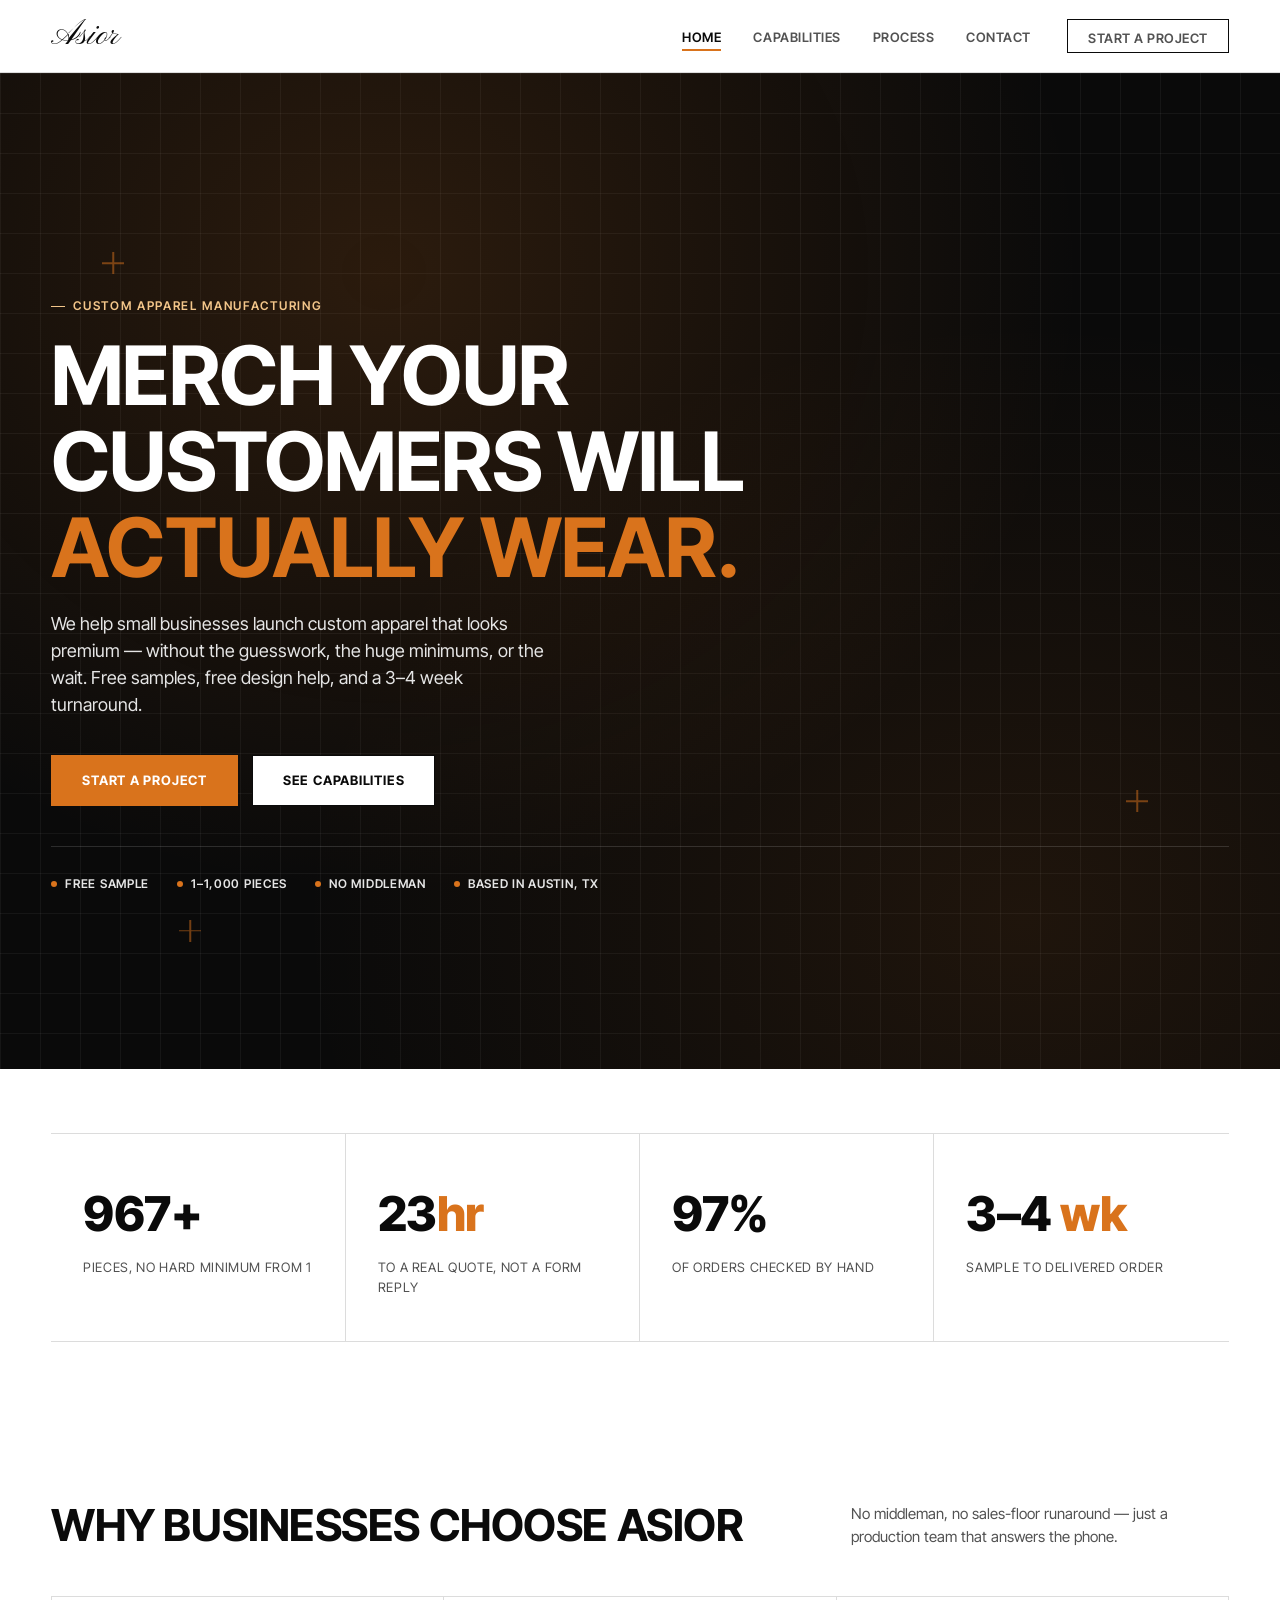
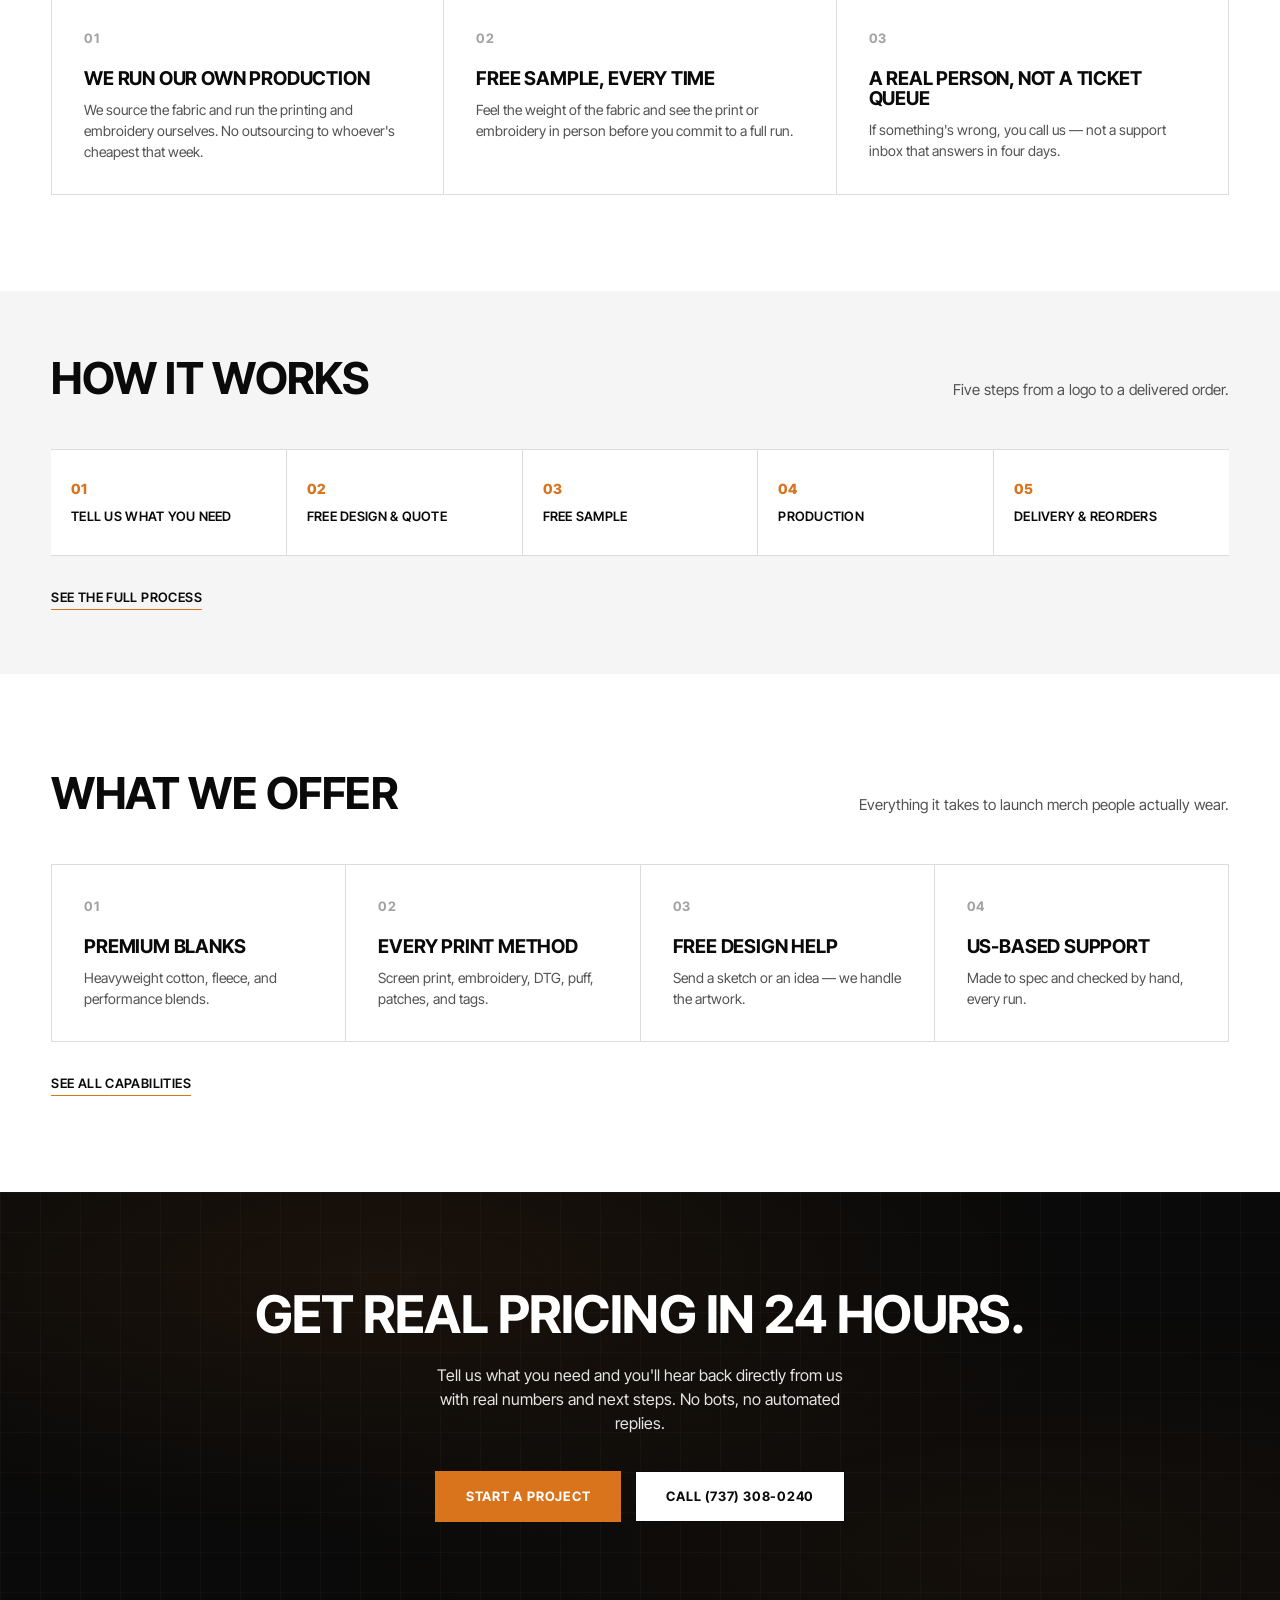
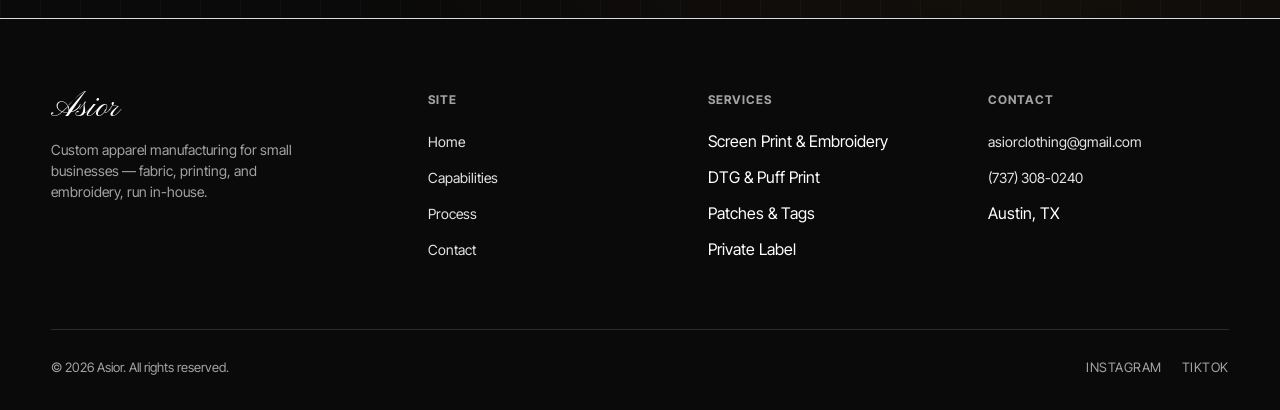
<file: index.html>
<!DOCTYPE html>
<html lang="en">
<head>
<meta charset="UTF-8">
<meta name="viewport" content="width=device-width, initial-scale=1.0">
<title>Asior — Custom Apparel Manufacturing</title>
<meta name="description" content="Asior manufactures custom apparel for small businesses — free samples, free design help, no hard minimums, 3-4 week turnaround. Screen print, embroidery, DTG, and more.">
<link rel="stylesheet" href="css/style.css">
</head>
<body>

<header class="site-header">
  <div class="header-inner">
    <a href="index.html" class="logo">Asior</a>
    <nav class="main-nav">
      <ul>
        <li><a href="index.html" class="active">Home</a></li>
        <li><a href="capabilities.html">Capabilities</a></li>
        <li><a href="process.html">Process</a></li>
        <li><a href="contact.html">Contact</a></li>
      </ul>
      <a href="contact.html" class="nav-cta">Start a Project</a>
    </nav>
    <button class="menu-toggle" aria-label="Open menu"><span></span><span></span><span></span></button>
  </div>
</header>

<div class="mobile-nav">
  <button class="close-btn" aria-label="Close menu">&times;</button>
  <ul>
    <li><a href="index.html">Home</a></li>
    <li><a href="capabilities.html">Capabilities</a></li>
    <li><a href="process.html">Process</a></li>
    <li><a href="contact.html">Contact</a></li>
  </ul>
  <a href="contact.html" class="nav-cta">Start a Project</a>
</div>

<section class="hero">
  <div class="pattern-grid"></div>
  <div class="cut-mark" style="top:18%; left:8%;"></div>
  <div class="cut-mark" style="top:72%; left:88%;"></div>
  <div class="cut-mark" style="top:85%; left:14%;"></div>
  <div class="hero-content">
    <p class="eyebrow">Custom Apparel Manufacturing</p>
    <h1 class="hero-title">Merch your customers will <em>actually wear.</em></h1>
    <p class="hero-sub">We help small businesses launch custom apparel that looks premium — without the guesswork, the huge minimums, or the wait. Free samples, free design help, and a 3&ndash;4 week turnaround.</p>
    <div class="hero-actions">
      <a href="contact.html" class="btn btn-accent">Start a Project</a>
      <a href="capabilities.html" class="btn btn-light">See Capabilities</a>
    </div>
    <div class="hero-trust">
      <span class="trust-item">Free Sample</span>
      <span class="trust-item">1&ndash;1,000 Pieces</span>
      <span class="trust-item">No Middleman</span>
      <span class="trust-item">Based in Austin, TX</span>
    </div>
  </div>
</section>

<section class="tight">
  <div class="wrap">
    <div class="stats reveal">
      <div class="stat">
        <div class="num"><span data-count-to="1000" data-suffix="+">0</span></div>
        <div class="label">Pieces, No Hard Minimum From 1</div>
      </div>
      <div class="stat">
        <div class="num"><span data-count-to="24">0</span><span class="accent-suffix">hr</span></div>
        <div class="label">To A Real Quote, Not A Form Reply</div>
      </div>
      <div class="stat">
        <div class="num"><span data-count-to="100" data-suffix="%">0</span></div>
        <div class="label">Of Orders Checked By Hand</div>
      </div>
      <div class="stat">
        <div class="num">3&ndash;4<span class="accent-suffix"> wk</span></div>
        <div class="label">Sample To Delivered Order</div>
      </div>
    </div>
  </div>
</section>

<section>
  <div class="wrap">
    <div class="section-head reveal">
      <h2>Why Businesses Choose Asior</h2>
      <p>No middleman, no sales-floor runaround — just a production team that answers the phone.</p>
    </div>
    <div class="grid-3">
      <div class="card reveal">
        <div class="num">01</div>
        <h3>We Run Our Own Production</h3>
        <p>We source the fabric and run the printing and embroidery ourselves. No outsourcing to whoever's cheapest that week.</p>
      </div>
      <div class="card reveal">
        <div class="num">02</div>
        <h3>Free Sample, Every Time</h3>
        <p>Feel the weight of the fabric and see the print or embroidery in person before you commit to a full run.</p>
      </div>
      <div class="card reveal">
        <div class="num">03</div>
        <h3>A Real Person, Not A Ticket Queue</h3>
        <p>If something's wrong, you call us — not a support inbox that answers in four days.</p>
      </div>
    </div>
  </div>
</section>

<section class="tight" style="background:var(--gray-100);">
  <div class="wrap">
    <div class="section-head reveal">
      <h2>How It Works</h2>
      <p>Five steps from a logo to a delivered order.</p>
    </div>
    <div class="process-teaser reveal" style="display:flex; flex-wrap:wrap; gap:0; align-items:flex-start; border-top:1px solid var(--border); border-bottom:1px solid var(--border); background:var(--white);">
      <div style="flex:1; min-width:140px; padding:28px 20px; border-right:1px solid var(--border);">
        <div style="font-family:var(--font-display); font-weight:800; color:var(--accent); font-size:14px; margin-bottom:8px;">01</div>
        <div style="font-size:13px; font-weight:600; text-transform:uppercase; letter-spacing:0.02em;">Tell Us What You Need</div>
      </div>
      <div style="flex:1; min-width:140px; padding:28px 20px; border-right:1px solid var(--border);">
        <div style="font-family:var(--font-display); font-weight:800; color:var(--accent); font-size:14px; margin-bottom:8px;">02</div>
        <div style="font-size:13px; font-weight:600; text-transform:uppercase; letter-spacing:0.02em;">Free Design &amp; Quote</div>
      </div>
      <div style="flex:1; min-width:140px; padding:28px 20px; border-right:1px solid var(--border);">
        <div style="font-family:var(--font-display); font-weight:800; color:var(--accent); font-size:14px; margin-bottom:8px;">03</div>
        <div style="font-size:13px; font-weight:600; text-transform:uppercase; letter-spacing:0.02em;">Free Sample</div>
      </div>
      <div style="flex:1; min-width:140px; padding:28px 20px; border-right:1px solid var(--border);">
        <div style="font-family:var(--font-display); font-weight:800; color:var(--accent); font-size:14px; margin-bottom:8px;">04</div>
        <div style="font-size:13px; font-weight:600; text-transform:uppercase; letter-spacing:0.02em;">Production</div>
      </div>
      <div style="flex:1; min-width:140px; padding:28px 20px;">
        <div style="font-family:var(--font-display); font-weight:800; color:var(--accent); font-size:14px; margin-bottom:8px;">05</div>
        <div style="font-size:13px; font-weight:600; text-transform:uppercase; letter-spacing:0.02em;">Delivery &amp; Reorders</div>
      </div>
    </div>
    <div style="margin-top:28px;">
      <a href="process.html" class="text-link">See the Full Process</a>
    </div>
  </div>
</section>

<section>
  <div class="wrap">
    <div class="section-head reveal">
      <h2>What We Offer</h2>
      <p>Everything it takes to launch merch people actually wear.</p>
    </div>
    <div class="grid-4">
      <div class="card reveal">
        <div class="num">01</div>
        <h3>Premium Blanks</h3>
        <p>Heavyweight cotton, fleece, and performance blends.</p>
      </div>
      <div class="card reveal">
        <div class="num">02</div>
        <h3>Every Print Method</h3>
        <p>Screen print, embroidery, DTG, puff, patches, and tags.</p>
      </div>
      <div class="card reveal">
        <div class="num">03</div>
        <h3>Free Design Help</h3>
        <p>Send a sketch or an idea — we handle the artwork.</p>
      </div>
      <div class="card reveal">
        <div class="num">04</div>
        <h3>US-Based Support</h3>
        <p>Made to spec and checked by hand, every run.</p>
      </div>
    </div>
    <div style="margin-top:28px;">
      <a href="capabilities.html" class="text-link">See All Capabilities</a>
    </div>
  </div>
</section>

<section class="cta-band">
  <div class="pattern-grid" style="opacity:0.5;"></div>
  <div class="wrap">
    <h2 class="reveal">Get real pricing in 24 hours.</h2>
    <p class="reveal">Tell us what you need and you'll hear back directly from us with real numbers and next steps. No bots, no automated replies.</p>
    <div class="btn-group reveal">
      <a href="contact.html" class="btn btn-accent">Start a Project</a>
      <a href="tel:+17373080240" class="btn btn-light">Call (737) 308-0240</a>
    </div>
  </div>
</section>

<footer class="site-footer">
  <div class="wrap">
    <div class="footer-grid">
      <div class="footer-brand">
        <div class="logo">Asior</div>
        <p>Custom apparel manufacturing for small businesses — fabric, printing, and embroidery, run in-house.</p>
      </div>
      <div class="footer-col">
        <h4>Site</h4>
        <ul>
          <li><a href="index.html">Home</a></li>
          <li><a href="capabilities.html">Capabilities</a></li>
          <li><a href="process.html">Process</a></li>
          <li><a href="contact.html">Contact</a></li>
        </ul>
      </div>
      <div class="footer-col">
        <h4>Services</h4>
        <ul>
          <li>Screen Print &amp; Embroidery</li>
          <li>DTG &amp; Puff Print</li>
          <li>Patches &amp; Tags</li>
          <li>Private Label</li>
        </ul>
      </div>
      <div class="footer-col">
        <h4>Contact</h4>
        <ul>
          <li><a href="mailto:asiorclothing@gmail.com">asiorclothing@gmail.com</a></li>
          <li><a href="tel:+17373080240">(737) 308-0240</a></li>
          <li>Austin, TX</li>
        </ul>
      </div>
    </div>
    <div class="footer-bottom">
      <p>&copy; 2026 Asior. All rights reserved.</p>
      <div class="social-links">
        <a href="https://www.instagram.com/asior_clothing/" target="_blank" rel="noopener">Instagram</a>
        <a href="https://www.tiktok.com/@asiorclothing" target="_blank" rel="noopener">TikTok</a>
      </div>
    </div>
  </div>
</footer>

<script src="js/script.js"></script>
</body>
</html>
</file>
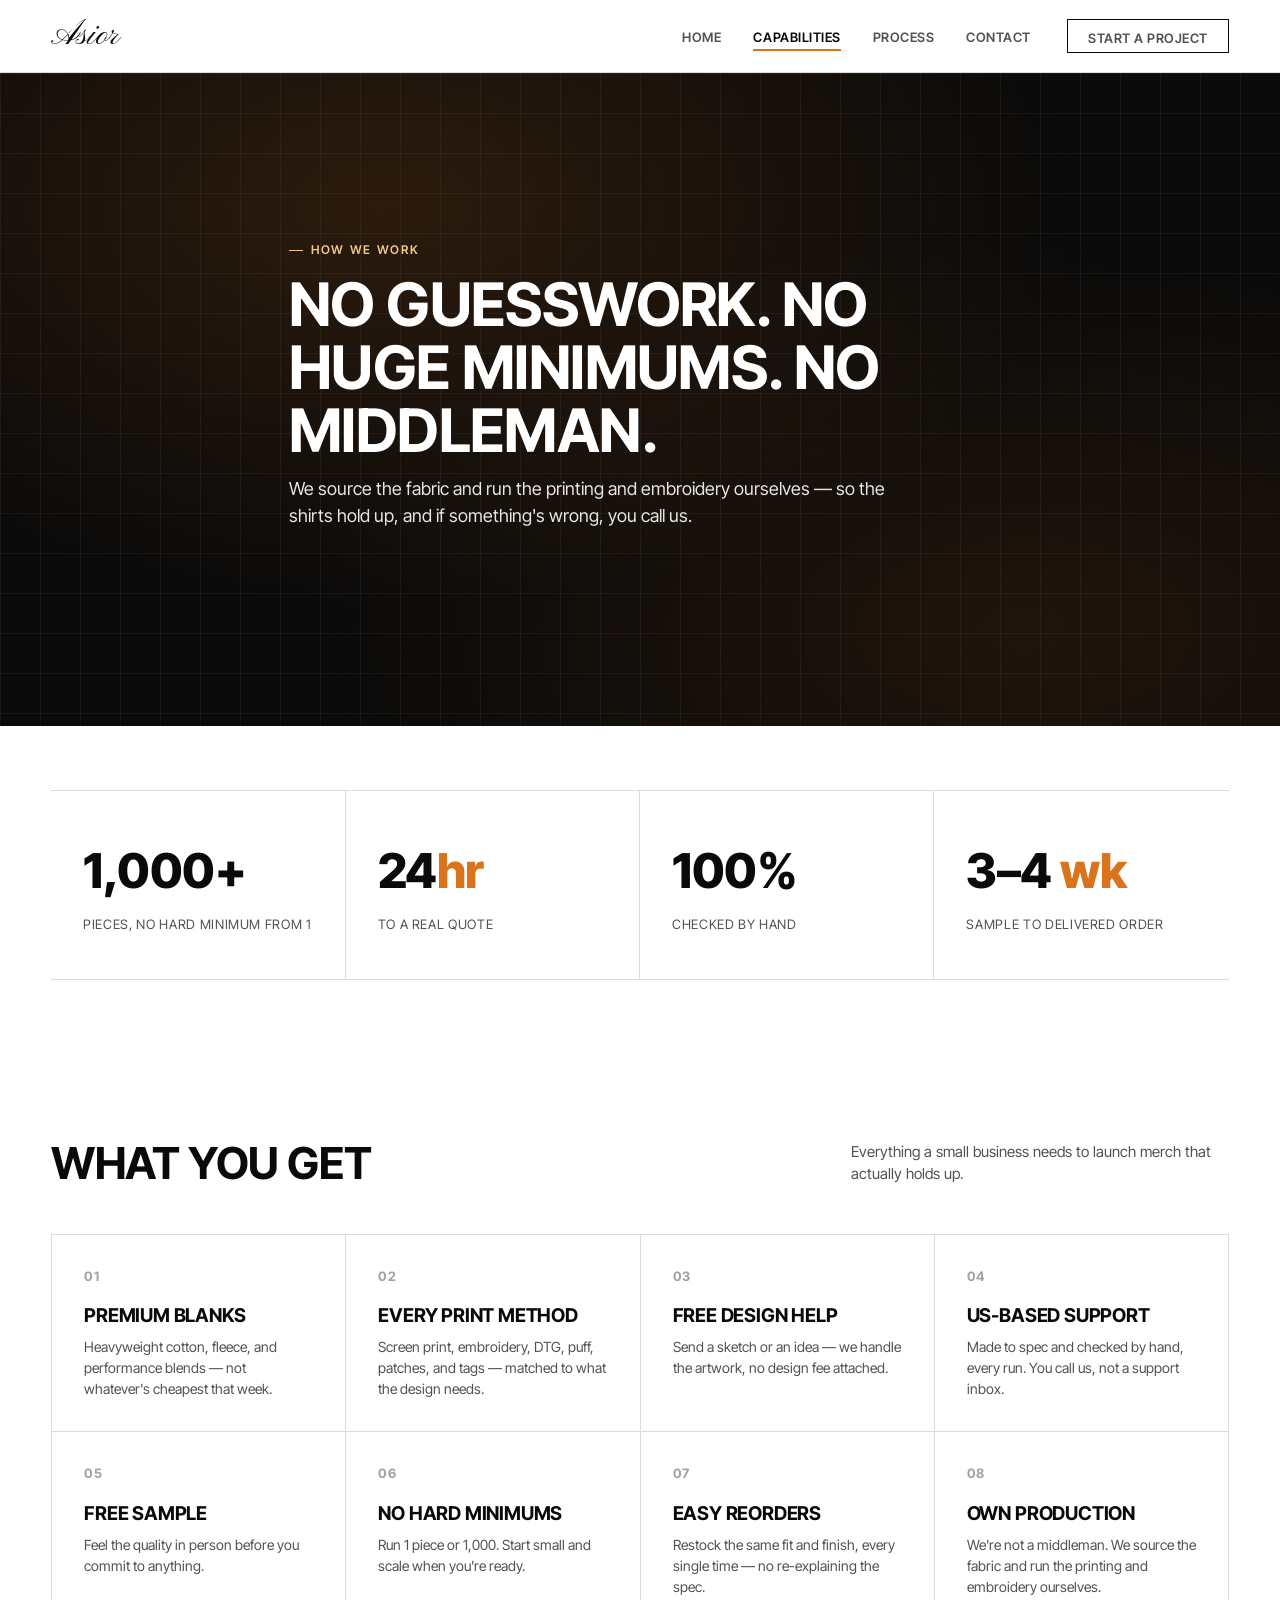
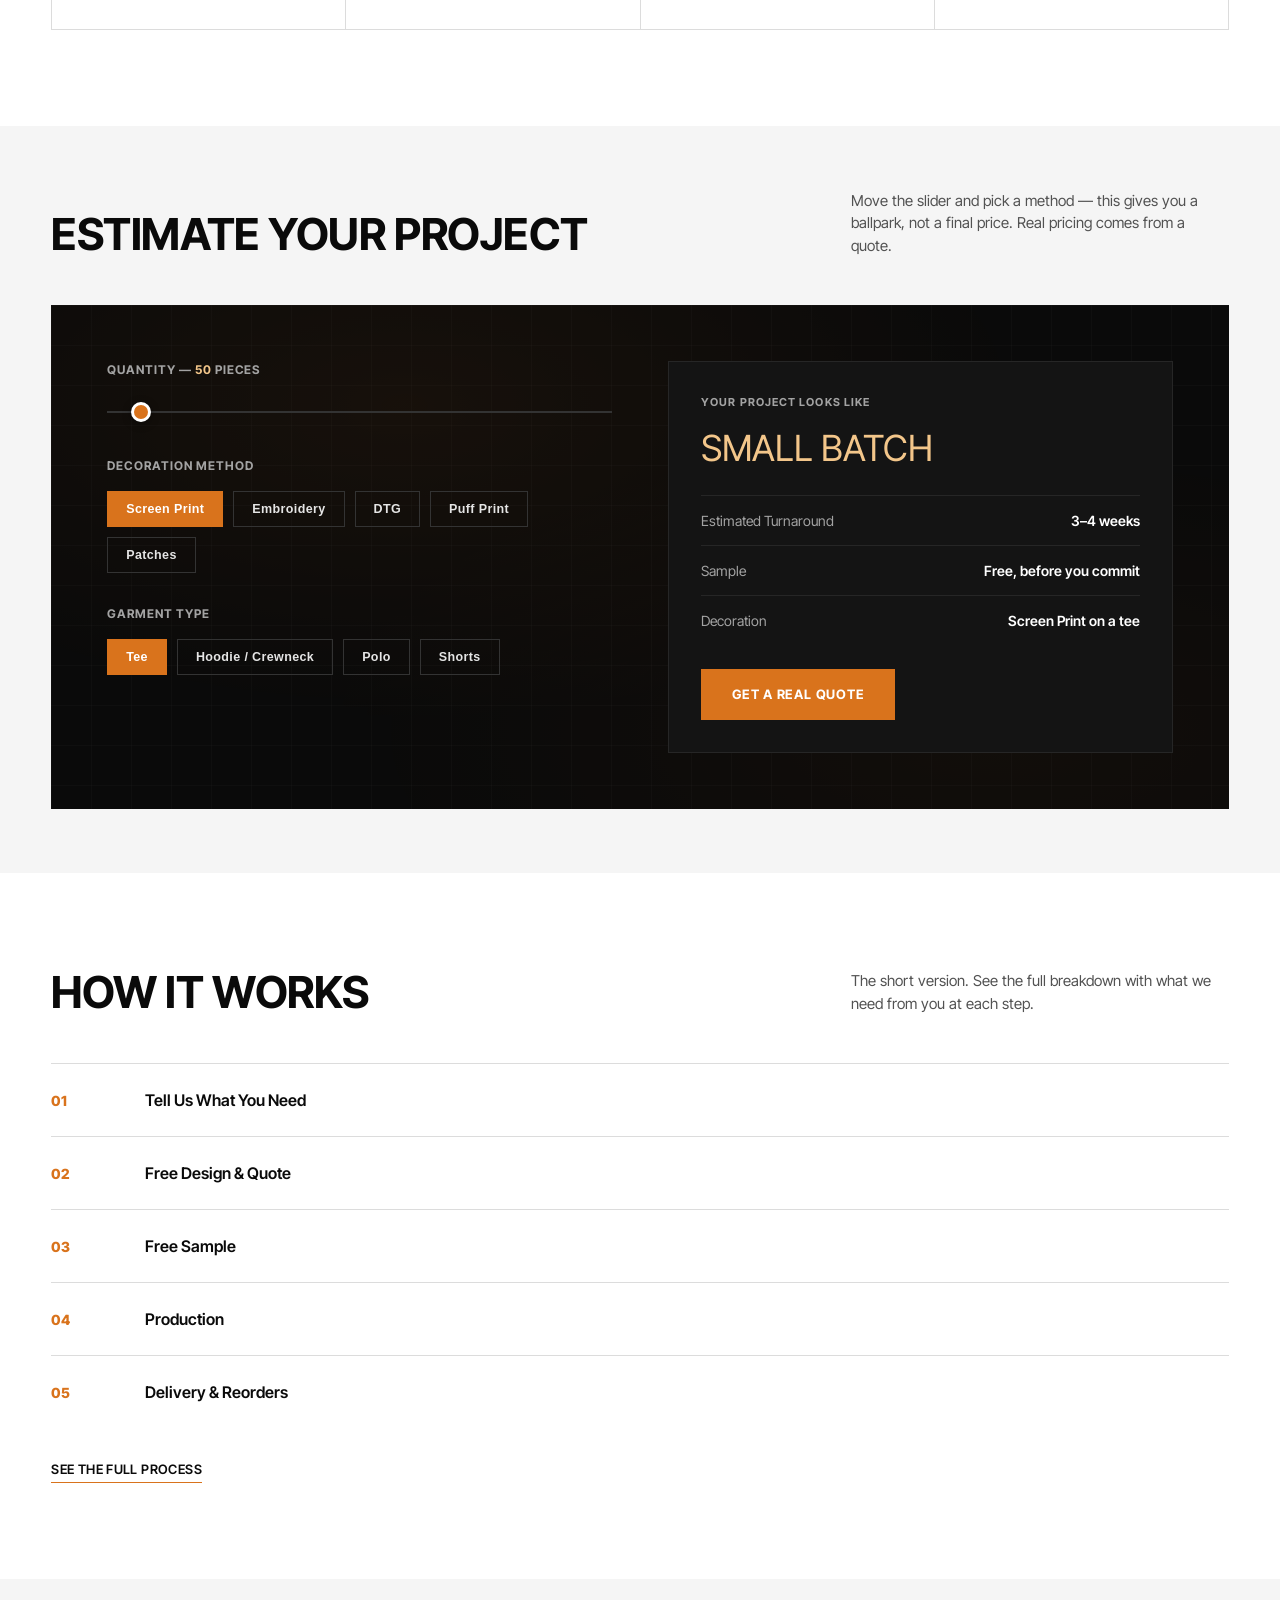
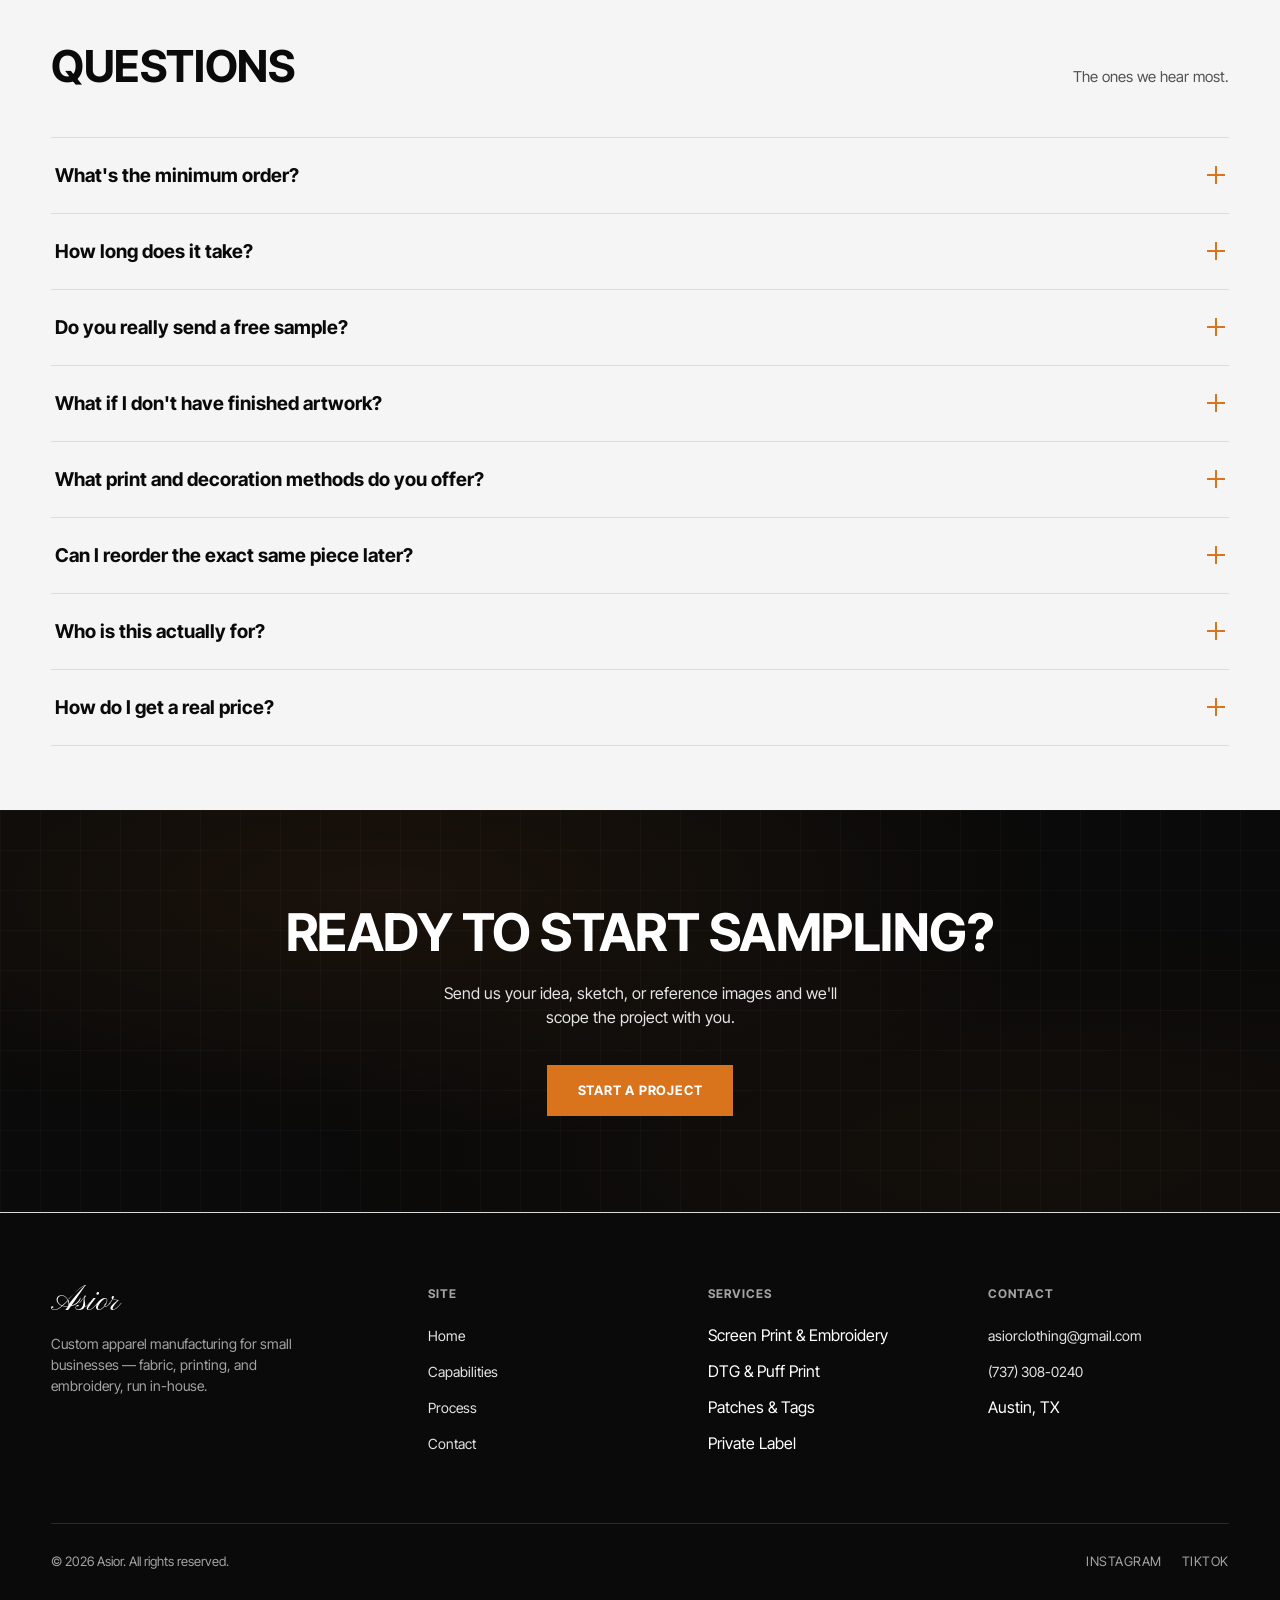
<file: capabilities.html>
<!DOCTYPE html>
<html lang="en">
<head>
<meta charset="UTF-8">
<meta name="viewport" content="width=device-width, initial-scale=1.0">
<title>Capabilities — Asior</title>
<meta name="description" content="Screen print, embroidery, DTG, puff print, patches and tags. Free samples, free design help, 1-1,000 pieces, 3-4 week turnaround. Estimate your project.">
<link rel="stylesheet" href="css/style.css">
</head>
<body>

<header class="site-header">
  <div class="header-inner">
    <a href="index.html" class="logo">Asior</a>
    <nav class="main-nav">
      <ul>
        <li><a href="index.html">Home</a></li>
        <li><a href="capabilities.html" class="active">Capabilities</a></li>
        <li><a href="process.html">Process</a></li>
        <li><a href="contact.html">Contact</a></li>
      </ul>
      <a href="contact.html" class="nav-cta">Start a Project</a>
    </nav>
    <button class="menu-toggle" aria-label="Open menu"><span></span><span></span><span></span></button>
  </div>
</header>

<div class="mobile-nav">
  <button class="close-btn" aria-label="Close menu">&times;</button>
  <ul>
    <li><a href="index.html">Home</a></li>
    <li><a href="capabilities.html">Capabilities</a></li>
    <li><a href="process.html">Process</a></li>
    <li><a href="contact.html">Contact</a></li>
  </ul>
  <a href="contact.html" class="nav-cta">Start a Project</a>
</div>

<section class="page-hero">
  <div class="pattern-grid"></div>
  <div class="wrap">
    <p class="eyebrow">How We Work</p>
    <h1 class="hero-title">No Guesswork. No Huge Minimums. No Middleman.</h1>
    <p class="hero-sub" style="color:var(--gray-200); max-width:60ch;">We source the fabric and run the printing and embroidery ourselves — so the shirts hold up, and if something's wrong, you call us.</p>
  </div>
</section>

<section class="tight">
  <div class="wrap">
    <div class="stats reveal">
      <div class="stat">
        <div class="num"><span data-count-to="1000" data-suffix="+">0</span></div>
        <div class="label">Pieces, No Hard Minimum From 1</div>
      </div>
      <div class="stat">
        <div class="num"><span data-count-to="24">0</span><span class="accent-suffix">hr</span></div>
        <div class="label">To A Real Quote</div>
      </div>
      <div class="stat">
        <div class="num"><span data-count-to="100" data-suffix="%">0</span></div>
        <div class="label">Checked By Hand</div>
      </div>
      <div class="stat">
        <div class="num">3&ndash;4<span class="accent-suffix"> wk</span></div>
        <div class="label">Sample To Delivered Order</div>
      </div>
    </div>
  </div>
</section>

<section>
  <div class="wrap">
    <div class="section-head reveal">
      <h2>What You Get</h2>
      <p>Everything a small business needs to launch merch that actually holds up.</p>
    </div>
    <div class="grid-4">
      <div class="card reveal">
        <div class="num">01</div>
        <h3>Premium Blanks</h3>
        <p>Heavyweight cotton, fleece, and performance blends — not whatever's cheapest that week.</p>
      </div>
      <div class="card reveal">
        <div class="num">02</div>
        <h3>Every Print Method</h3>
        <p>Screen print, embroidery, DTG, puff, patches, and tags — matched to what the design needs.</p>
      </div>
      <div class="card reveal">
        <div class="num">03</div>
        <h3>Free Design Help</h3>
        <p>Send a sketch or an idea — we handle the artwork, no design fee attached.</p>
      </div>
      <div class="card reveal">
        <div class="num">04</div>
        <h3>US-Based Support</h3>
        <p>Made to spec and checked by hand, every run. You call us, not a support inbox.</p>
      </div>
      <div class="card reveal">
        <div class="num">05</div>
        <h3>Free Sample</h3>
        <p>Feel the quality in person before you commit to anything.</p>
      </div>
      <div class="card reveal">
        <div class="num">06</div>
        <h3>No Hard Minimums</h3>
        <p>Run 1 piece or 1,000. Start small and scale when you're ready.</p>
      </div>
      <div class="card reveal">
        <div class="num">07</div>
        <h3>Easy Reorders</h3>
        <p>Restock the same fit and finish, every single time — no re-explaining the spec.</p>
      </div>
      <div class="card reveal">
        <div class="num">08</div>
        <h3>Own Production</h3>
        <p>We're not a middleman. We source the fabric and run the printing and embroidery ourselves.</p>
      </div>
    </div>
  </div>
</section>

<section class="tight" style="background:var(--gray-100);">
  <div class="wrap">
    <div class="section-head reveal">
      <h2>Estimate Your Project</h2>
      <p>Move the slider and pick a method — this gives you a ballpark, not a final price. Real pricing comes from a quote.</p>
    </div>
    <div class="estimator reveal">
      <div class="pattern-grid" style="opacity:0.4;"></div>
      <div class="estimator-grid">
        <div>
          <div class="estimator-field">
            <label>Quantity &mdash; <span class="qty-readout">50</span> pieces</label>
            <input type="range" id="est-qty" min="1" max="1000" value="50" step="1">
          </div>
          <div class="estimator-field">
            <label>Decoration Method</label>
            <div class="pill-group">
              <button type="button" class="pill-btn active" data-method="Screen Print">Screen Print</button>
              <button type="button" class="pill-btn" data-method="Embroidery">Embroidery</button>
              <button type="button" class="pill-btn" data-method="DTG">DTG</button>
              <button type="button" class="pill-btn" data-method="Puff Print">Puff Print</button>
              <button type="button" class="pill-btn" data-method="Patches">Patches</button>
            </div>
          </div>
          <div class="estimator-field">
            <label>Garment Type</label>
            <div class="pill-group">
              <button type="button" class="pill-btn active" data-garment="Tee">Tee</button>
              <button type="button" class="pill-btn" data-garment="Hoodie">Hoodie / Crewneck</button>
              <button type="button" class="pill-btn" data-garment="Polo">Polo</button>
              <button type="button" class="pill-btn" data-garment="Shorts">Shorts</button>
            </div>
          </div>
        </div>
        <div class="estimator-output">
          <div class="out-label">Your Project Looks Like</div>
          <div class="out-tier">Small Batch</div>
          <div class="out-row"><span>Estimated Turnaround</span><span class="out-turnaround">3–4 weeks</span></div>
          <div class="out-row"><span>Sample</span><span class="out-sample">Free, before you commit</span></div>
          <div class="out-row"><span>Decoration</span><span class="out-method">Screen Print on a tee</span></div>
          <a href="contact.html" class="btn btn-accent estimator-cta">Get a Real Quote</a>
        </div>
      </div>
    </div>
  </div>
</section>

<section>
  <div class="wrap">
    <div class="section-head reveal">
      <h2>How It Works</h2>
      <p>The short version. See the full breakdown with what we need from you at each step.</p>
    </div>
    <div class="process-list reveal" style="border-top:1px solid var(--border);">
      <div style="display:grid; grid-template-columns:70px 1fr; gap:24px; padding:24px 0; border-bottom:1px solid var(--border); align-items:baseline;">
        <div style="font-family:var(--font-display); font-weight:800; color:var(--accent); font-size:14px;">01</div>
        <div style="font-size:16px; font-weight:600;">Tell Us What You Need</div>
      </div>
      <div style="display:grid; grid-template-columns:70px 1fr; gap:24px; padding:24px 0; border-bottom:1px solid var(--border); align-items:baseline;">
        <div style="font-family:var(--font-display); font-weight:800; color:var(--accent); font-size:14px;">02</div>
        <div style="font-size:16px; font-weight:600;">Free Design &amp; Quote</div>
      </div>
      <div style="display:grid; grid-template-columns:70px 1fr; gap:24px; padding:24px 0; border-bottom:1px solid var(--border); align-items:baseline;">
        <div style="font-family:var(--font-display); font-weight:800; color:var(--accent); font-size:14px;">03</div>
        <div style="font-size:16px; font-weight:600;">Free Sample</div>
      </div>
      <div style="display:grid; grid-template-columns:70px 1fr; gap:24px; padding:24px 0; border-bottom:1px solid var(--border); align-items:baseline;">
        <div style="font-family:var(--font-display); font-weight:800; color:var(--accent); font-size:14px;">04</div>
        <div style="font-size:16px; font-weight:600;">Production</div>
      </div>
      <div style="display:grid; grid-template-columns:70px 1fr; gap:24px; padding:24px 0; align-items:baseline;">
        <div style="font-family:var(--font-display); font-weight:800; color:var(--accent); font-size:14px;">05</div>
        <div style="font-size:16px; font-weight:600;">Delivery &amp; Reorders</div>
      </div>
    </div>
    <div style="margin-top:28px;">
      <a href="process.html" class="text-link">See the Full Process</a>
    </div>
  </div>
</section>

<section class="tight" style="background:var(--gray-100);">
  <div class="wrap">
    <div class="section-head reveal">
      <h2>Questions</h2>
      <p>The ones we hear most.</p>
    </div>
    <div class="faq-list reveal">
      <div class="faq-item">
        <button class="faq-question"><span>What's the minimum order?</span><span class="plus"></span></button>
        <div class="faq-answer"><p>1 to 1,000 pieces per style — there's no hard minimum. Plenty of our runs start as low as a single sample.</p></div>
      </div>
      <div class="faq-item">
        <button class="faq-question"><span>How long does it take?</span><span class="plus"></span></button>
        <div class="faq-answer"><p>3&ndash;4 weeks from an approved sample to a delivered order. If you're working toward a specific date, tell us and we'll say straight whether we can hit it.</p></div>
      </div>
      <div class="faq-item">
        <button class="faq-question"><span>Do you really send a free sample?</span><span class="plus"></span></button>
        <div class="faq-answer"><p>Yes. You feel the weight of the fabric and see the print or embroidery in person before you commit to anything.</p></div>
      </div>
      <div class="faq-item">
        <button class="faq-question"><span>What if I don't have finished artwork?</span><span class="plus"></span></button>
        <div class="faq-answer"><p>Send a sketch or an idea — design help on the artwork is free, with no separate design fee.</p></div>
      </div>
      <div class="faq-item">
        <button class="faq-question"><span>What print and decoration methods do you offer?</span><span class="plus"></span></button>
        <div class="faq-answer"><p>Screen print, embroidery, DTG, puff print, patches, and tags — matched to what the design actually needs.</p></div>
      </div>
      <div class="faq-item">
        <button class="faq-question"><span>Can I reorder the exact same piece later?</span><span class="plus"></span></button>
        <div class="faq-answer"><p>Yes — reorders use the same spec, so the fit and finish match your first run.</p></div>
      </div>
      <div class="faq-item">
        <button class="faq-question"><span>Who is this actually for?</span><span class="plus"></span></button>
        <div class="faq-answer"><p>Small businesses — coffee shops, gyms, salons, breweries, contractors, restaurants, real estate and insurance offices, youth sports leagues. Basically anyone who wants staff shirts or merch done right.</p></div>
      </div>
      <div class="faq-item">
        <button class="faq-question"><span>How do I get a real price?</span><span class="plus"></span></button>
        <div class="faq-answer"><p>Send your logo or idea and roughly how many pieces to <a href="mailto:asiorclothing@gmail.com" class="text-link" style="font-size:inherit; text-transform:none; font-weight:400;">asiorclothing@gmail.com</a> or call/text (737) 308-0240 — you'll hear back directly from us within 24 hours. No bots.</p></div>
      </div>
    </div>
  </div>
</section>

<section class="cta-band">
  <div class="pattern-grid" style="opacity:0.5;"></div>
  <div class="wrap">
    <h2 class="reveal">Ready to start sampling?</h2>
    <p class="reveal">Send us your idea, sketch, or reference images and we'll scope the project with you.</p>
    <a href="contact.html" class="btn btn-accent reveal">Start a Project</a>
  </div>
</section>

<footer class="site-footer">
  <div class="wrap">
    <div class="footer-grid">
      <div class="footer-brand">
        <div class="logo">Asior</div>
        <p>Custom apparel manufacturing for small businesses — fabric, printing, and embroidery, run in-house.</p>
      </div>
      <div class="footer-col">
        <h4>Site</h4>
        <ul>
          <li><a href="index.html">Home</a></li>
          <li><a href="capabilities.html">Capabilities</a></li>
          <li><a href="process.html">Process</a></li>
          <li><a href="contact.html">Contact</a></li>
        </ul>
      </div>
      <div class="footer-col">
        <h4>Services</h4>
        <ul>
          <li>Screen Print &amp; Embroidery</li>
          <li>DTG &amp; Puff Print</li>
          <li>Patches &amp; Tags</li>
          <li>Private Label</li>
        </ul>
      </div>
      <div class="footer-col">
        <h4>Contact</h4>
        <ul>
          <li><a href="mailto:asiorclothing@gmail.com">asiorclothing@gmail.com</a></li>
          <li><a href="tel:+17373080240">(737) 308-0240</a></li>
          <li>Austin, TX</li>
        </ul>
      </div>
    </div>
    <div class="footer-bottom">
      <p>&copy; 2026 Asior. All rights reserved.</p>
      <div class="social-links">
        <a href="https://www.instagram.com/asior_clothing/" target="_blank" rel="noopener">Instagram</a>
        <a href="https://www.tiktok.com/@asiorclothing" target="_blank" rel="noopener">TikTok</a>
      </div>
    </div>
  </div>
</footer>

<script src="js/script.js"></script>
</body>
</html>
</file>
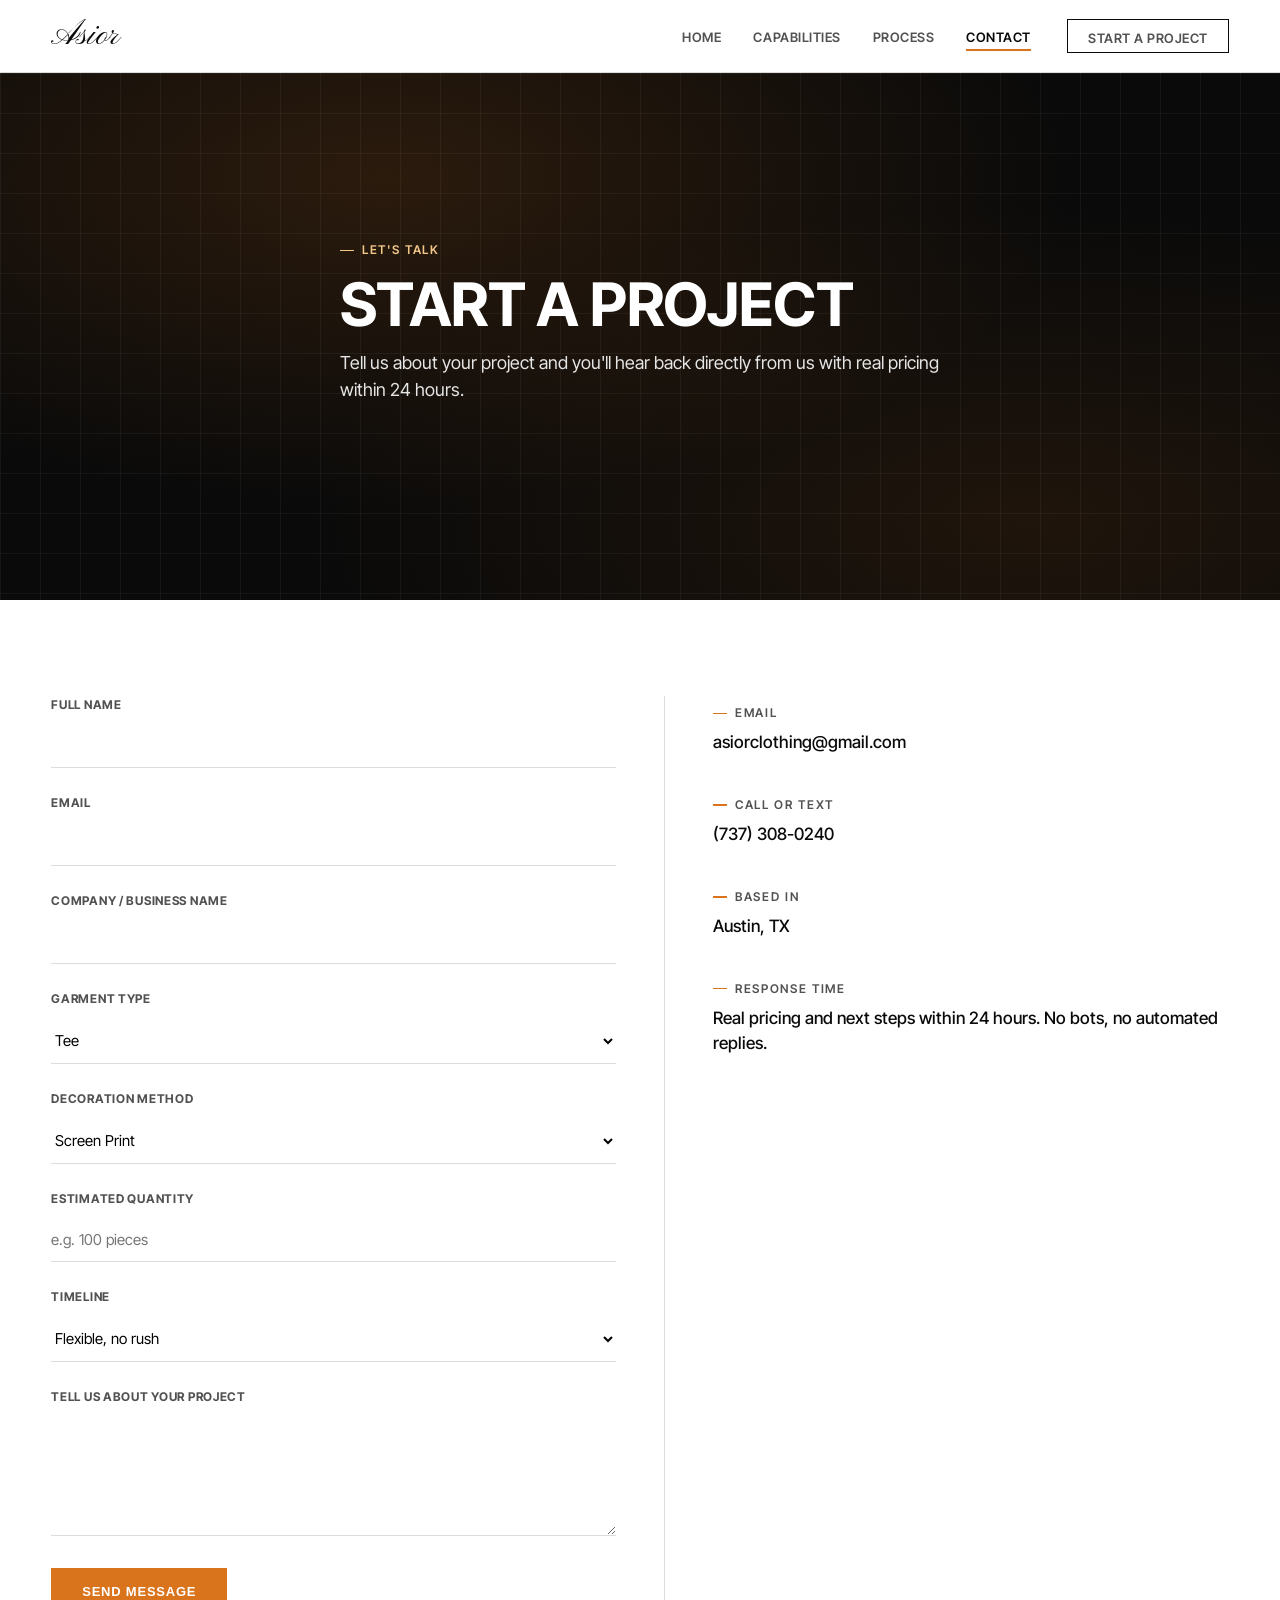
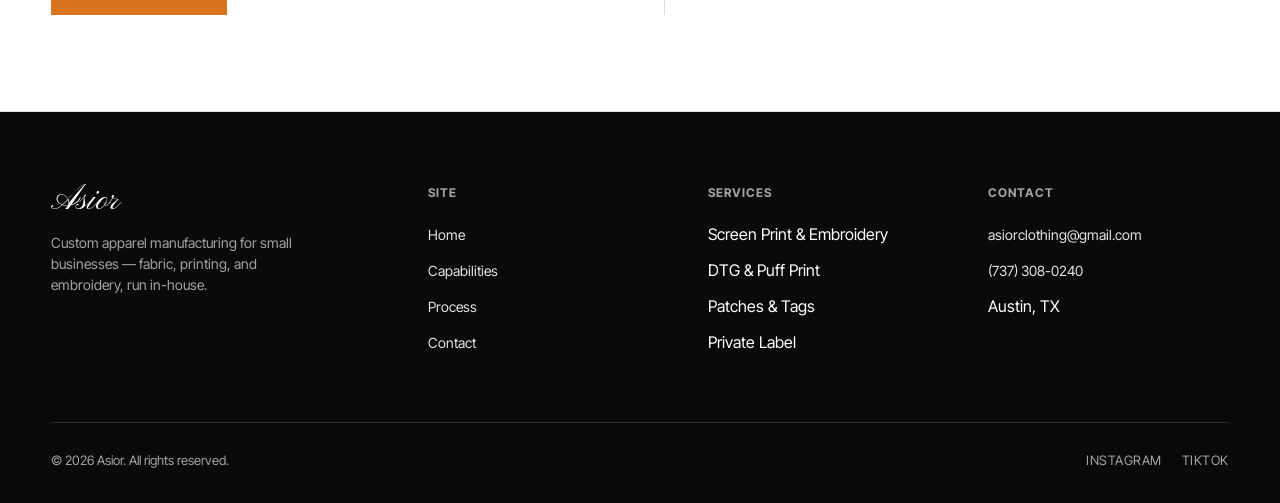
<file: contact.html>
<!DOCTYPE html>
<html lang="en">
<head>
<meta charset="UTF-8">
<meta name="viewport" content="width=device-width, initial-scale=1.0">
<title>Contact — Asior</title>
<meta name="description" content="Start a custom apparel manufacturing project with Asior. Real pricing within 24 hours, no bots.">
<link rel="stylesheet" href="css/style.css">
</head>
<body>

<header class="site-header">
  <div class="header-inner">
    <a href="index.html" class="logo">Asior</a>
    <nav class="main-nav">
      <ul>
        <li><a href="index.html">Home</a></li>
        <li><a href="capabilities.html">Capabilities</a></li>
        <li><a href="process.html">Process</a></li>
        <li><a href="contact.html" class="active">Contact</a></li>
      </ul>
      <a href="contact.html" class="nav-cta">Start a Project</a>
    </nav>
    <button class="menu-toggle" aria-label="Open menu"><span></span><span></span><span></span></button>
  </div>
</header>

<div class="mobile-nav">
  <button class="close-btn" aria-label="Close menu">&times;</button>
  <ul>
    <li><a href="index.html">Home</a></li>
    <li><a href="capabilities.html">Capabilities</a></li>
    <li><a href="process.html">Process</a></li>
    <li><a href="contact.html">Contact</a></li>
  </ul>
  <a href="contact.html" class="nav-cta">Start a Project</a>
</div>

<section class="page-hero">
  <div class="pattern-grid"></div>
  <div class="wrap">
    <p class="eyebrow">Let's Talk</p>
    <h1 class="hero-title">Start a Project</h1>
    <p class="hero-sub" style="color:var(--gray-200); max-width:60ch;">Tell us about your project and you'll hear back directly from us with real pricing within 24 hours.</p>
  </div>
</section>

<section>
  <div class="wrap">
    <div class="form-grid">
      <div>
        <div id="estimate-banner" class="estimate-banner" style="display:none;"></div>
        <form id="contact-form">
          <div class="form-field">
            <label for="name">Full Name</label>
            <input type="text" id="name" name="name" required>
          </div>
          <div class="form-field">
            <label for="email">Email</label>
            <input type="email" id="email" name="email" required>
          </div>
          <div class="form-field">
            <label for="company">Company / Business Name</label>
            <input type="text" id="company" name="company" required>
          </div>
          <div class="form-field">
            <label for="garment">Garment Type</label>
            <select id="garment" name="garment">
              <option value="Tee">Tee</option>
              <option value="Hoodie">Hoodie / Crewneck</option>
              <option value="Polo">Polo</option>
              <option value="Shorts">Shorts</option>
              <option value="Other">Other / Not Sure Yet</option>
            </select>
          </div>
          <div class="form-field">
            <label for="method">Decoration Method</label>
            <select id="method" name="method">
              <option value="Screen Print">Screen Print</option>
              <option value="Embroidery">Embroidery</option>
              <option value="DTG">DTG</option>
              <option value="Puff Print">Puff Print</option>
              <option value="Patches">Patches</option>
              <option value="Not Sure">Not Sure Yet</option>
            </select>
          </div>
          <div class="form-field">
            <label for="quantity">Estimated Quantity</label>
            <input type="text" id="quantity" name="quantity" placeholder="e.g. 100 pieces">
          </div>
          <div class="form-field">
            <label for="timeline">Timeline</label>
            <select id="timeline" name="timeline">
              <option value="Flexible">Flexible, no rush</option>
              <option value="Standard">Standard (3–4 weeks)</option>
              <option value="Date">Working toward a specific date</option>
            </select>
          </div>
          <div class="form-field">
            <label for="message">Tell us about your project</label>
            <textarea id="message" name="message" required></textarea>
          </div>
          <button type="submit" class="btn btn-accent">Send Message</button>
        </form>
      </div>

      <div class="contact-info-block">
        <div class="info-item">
          <p class="eyebrow">Email</p>
          <div class="value"><a href="mailto:asiorclothing@gmail.com">asiorclothing@gmail.com</a></div>
        </div>
        <div class="info-item">
          <p class="eyebrow">Call or Text</p>
          <div class="value"><a href="tel:+17373080240">(737) 308-0240</a></div>
        </div>
        <div class="info-item">
          <p class="eyebrow">Based In</p>
          <div class="value">Austin, TX</div>
        </div>
        <div class="info-item">
          <p class="eyebrow">Response Time</p>
          <div class="value">Real pricing and next steps within 24 hours. No bots, no automated replies.</div>
        </div>
      </div>
    </div>
  </div>
</section>

<footer class="site-footer">
  <div class="wrap">
    <div class="footer-grid">
      <div class="footer-brand">
        <div class="logo">Asior</div>
        <p>Custom apparel manufacturing for small businesses — fabric, printing, and embroidery, run in-house.</p>
      </div>
      <div class="footer-col">
        <h4>Site</h4>
        <ul>
          <li><a href="index.html">Home</a></li>
          <li><a href="capabilities.html">Capabilities</a></li>
          <li><a href="process.html">Process</a></li>
          <li><a href="contact.html">Contact</a></li>
        </ul>
      </div>
      <div class="footer-col">
        <h4>Services</h4>
        <ul>
          <li>Screen Print &amp; Embroidery</li>
          <li>DTG &amp; Puff Print</li>
          <li>Patches &amp; Tags</li>
          <li>Private Label</li>
        </ul>
      </div>
      <div class="footer-col">
        <h4>Contact</h4>
        <ul>
          <li><a href="mailto:asiorclothing@gmail.com">asiorclothing@gmail.com</a></li>
          <li><a href="tel:+17373080240">(737) 308-0240</a></li>
          <li>Austin, TX</li>
        </ul>
      </div>
    </div>
    <div class="footer-bottom">
      <p>&copy; 2026 Asior. All rights reserved.</p>
      <div class="social-links">
        <a href="https://www.instagram.com/asior_clothing/" target="_blank" rel="noopener">Instagram</a>
        <a href="https://www.tiktok.com/@asiorclothing" target="_blank" rel="noopener">TikTok</a>
      </div>
    </div>
  </div>
</footer>

<script src="js/script.js"></script>
</body>
</html>
</file>
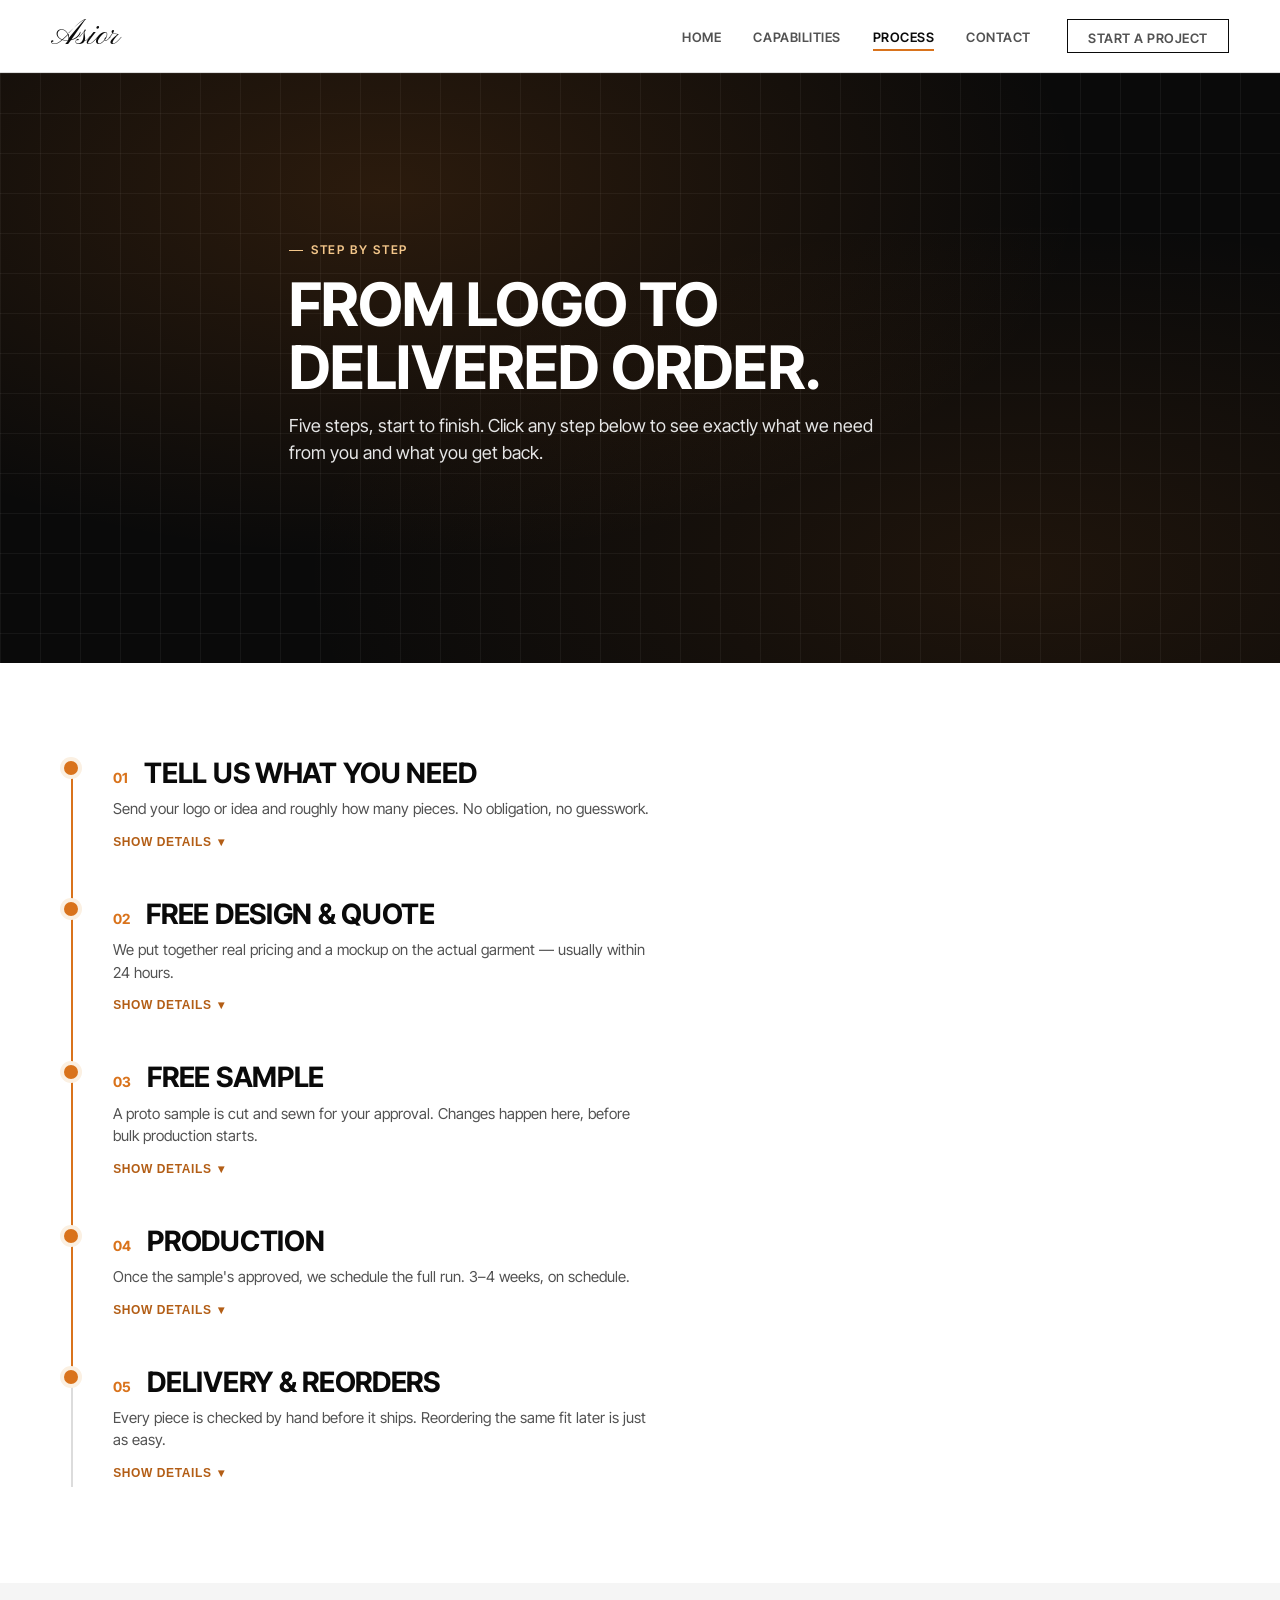
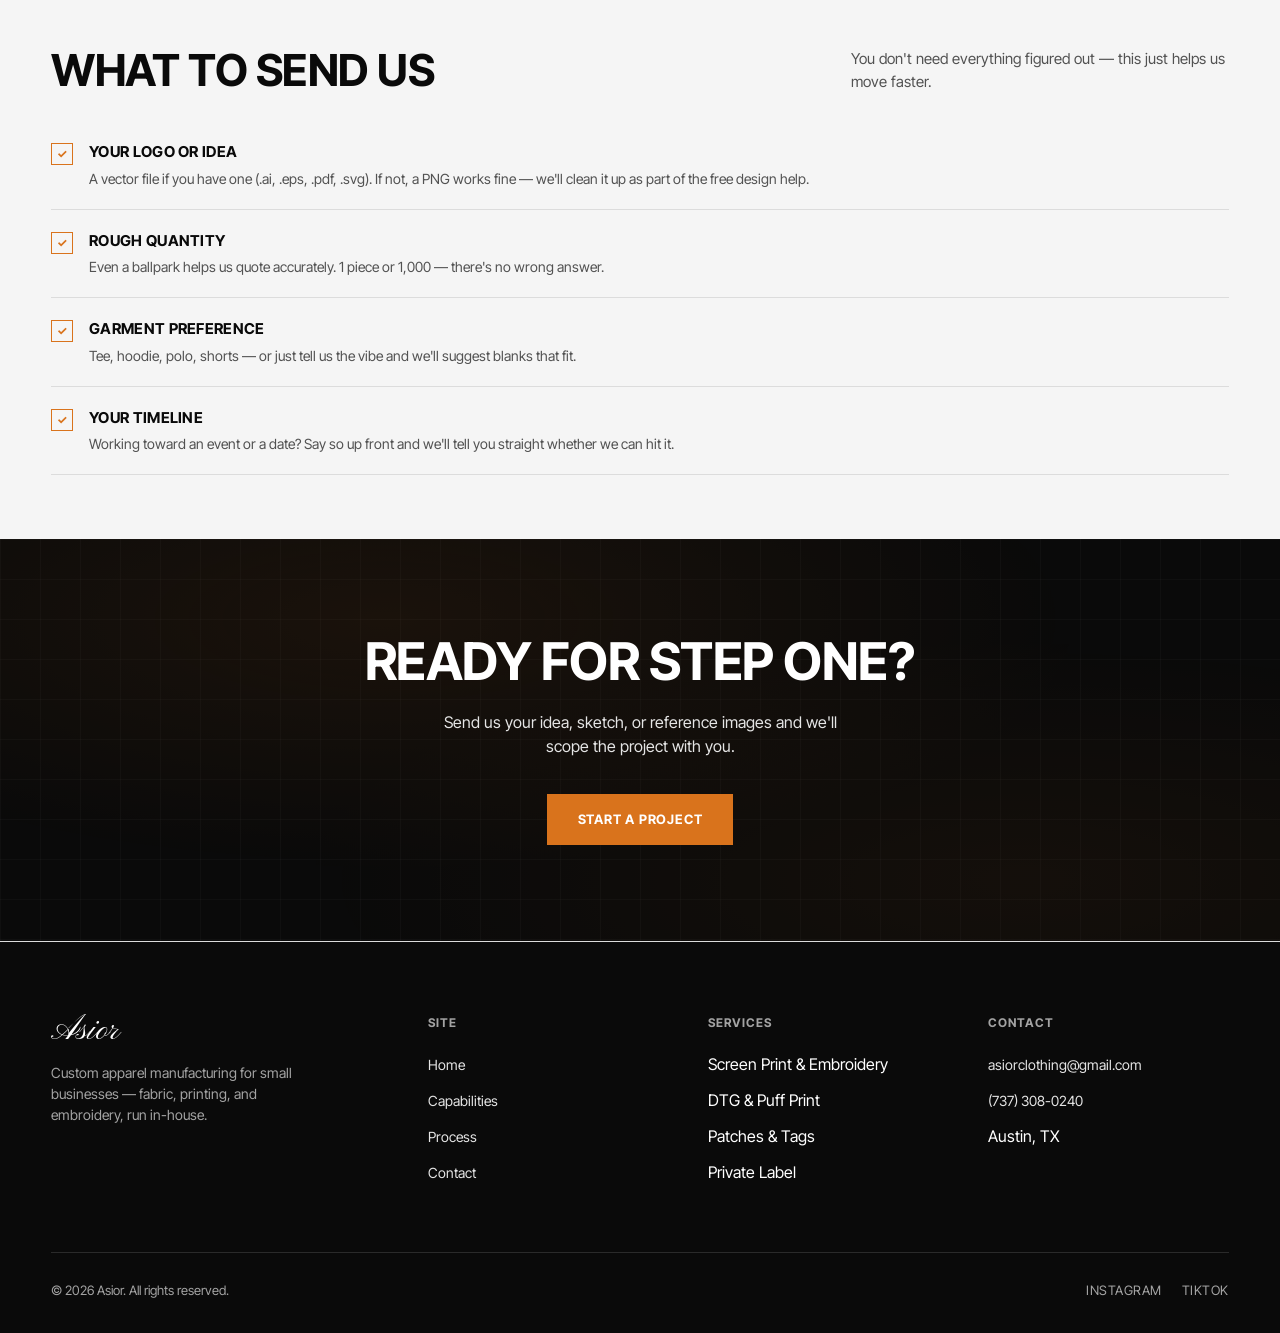
<file: process.html>
<!DOCTYPE html>
<html lang="en">
<head>
<meta charset="UTF-8">
<meta name="viewport" content="width=device-width, initial-scale=1.0">
<title>Process — Asior</title>
<meta name="description" content="How an Asior order actually moves: from your logo and idea, through a free design, a free sample, production, and delivery with easy reorders.">
<link rel="stylesheet" href="css/style.css">
</head>
<body>

<header class="site-header">
  <div class="header-inner">
    <a href="index.html" class="logo">Asior</a>
    <nav class="main-nav">
      <ul>
        <li><a href="index.html">Home</a></li>
        <li><a href="capabilities.html">Capabilities</a></li>
        <li><a href="process.html" class="active">Process</a></li>
        <li><a href="contact.html">Contact</a></li>
      </ul>
      <a href="contact.html" class="nav-cta">Start a Project</a>
    </nav>
    <button class="menu-toggle" aria-label="Open menu"><span></span><span></span><span></span></button>
  </div>
</header>

<div class="mobile-nav">
  <button class="close-btn" aria-label="Close menu">&times;</button>
  <ul>
    <li><a href="index.html">Home</a></li>
    <li><a href="capabilities.html">Capabilities</a></li>
    <li><a href="process.html">Process</a></li>
    <li><a href="contact.html">Contact</a></li>
  </ul>
  <a href="contact.html" class="nav-cta">Start a Project</a>
</div>

<section class="page-hero">
  <div class="pattern-grid"></div>
  <div class="wrap">
    <p class="eyebrow">Step By Step</p>
    <h1 class="hero-title">From Logo To Delivered Order.</h1>
    <p class="hero-sub" style="color:var(--gray-200); max-width:60ch;">Five steps, start to finish. Click any step below to see exactly what we need from you and what you get back.</p>
  </div>
</section>

<section>
  <div class="wrap">
    <div class="timeline">

      <div class="timeline-step reveal">
        <div class="fill-line"></div>
        <div class="dot"></div>
        <div class="timeline-head">
          <span class="step-num">01</span>
          <h3>Tell Us What You Need</h3>
        </div>
        <p>Send your logo or idea and roughly how many pieces. No obligation, no guesswork.</p>
        <button class="timeline-toggle" type="button">
          <span class="toggle-label">Show details</span> <span class="chev">&#9662;</span>
        </button>
        <div class="timeline-detail">
          <div class="detail-col">
            <h4>What We Need From You</h4>
            <ul>
              <li>Your logo or design idea</li>
              <li>Roughly how many pieces</li>
              <li>Garment type you're thinking</li>
            </ul>
          </div>
          <div class="detail-col">
            <h4>What You Get Back</h4>
            <ul>
              <li>A real reply, not an auto-ticket</li>
              <li>An honest read on whether it's a fit</li>
            </ul>
          </div>
        </div>
      </div>

      <div class="timeline-step reveal">
        <div class="fill-line"></div>
        <div class="dot"></div>
        <div class="timeline-head">
          <span class="step-num">02</span>
          <h3>Free Design &amp; Quote</h3>
        </div>
        <p>We put together real pricing and a mockup on the actual garment — usually within 24 hours.</p>
        <button class="timeline-toggle" type="button">
          <span class="toggle-label">Show details</span> <span class="chev">&#9662;</span>
        </button>
        <div class="timeline-detail">
          <div class="detail-col">
            <h4>What We Need From You</h4>
            <ul>
              <li>Any size or color preferences</li>
              <li>A budget range, if you have one</li>
            </ul>
          </div>
          <div class="detail-col">
            <h4>What You Get Back</h4>
            <ul>
              <li>Real pricing, not a placeholder</li>
              <li>A mockup on the actual garment</li>
              <li>A reply within 24 hours</li>
            </ul>
          </div>
        </div>
      </div>

      <div class="timeline-step reveal">
        <div class="fill-line"></div>
        <div class="dot"></div>
        <div class="timeline-head">
          <span class="step-num">03</span>
          <h3>Free Sample</h3>
        </div>
        <p>A proto sample is cut and sewn for your approval. Changes happen here, before bulk production starts.</p>
        <button class="timeline-toggle" type="button">
          <span class="toggle-label">Show details</span> <span class="chev">&#9662;</span>
        </button>
        <div class="timeline-detail">
          <div class="detail-col">
            <h4>What We Need From You</h4>
            <ul>
              <li>Sign-off on the mockup</li>
              <li>A shipping address</li>
            </ul>
          </div>
          <div class="detail-col">
            <h4>What You Get Back</h4>
            <ul>
              <li>A physical sample to feel and inspect</li>
              <li>Room to request changes before bulk</li>
            </ul>
          </div>
        </div>
      </div>

      <div class="timeline-step reveal">
        <div class="fill-line"></div>
        <div class="dot"></div>
        <div class="timeline-head">
          <span class="step-num">04</span>
          <h3>Production</h3>
        </div>
        <p>Once the sample's approved, we schedule the full run. 3&ndash;4 weeks, on schedule.</p>
        <button class="timeline-toggle" type="button">
          <span class="toggle-label">Show details</span> <span class="chev">&#9662;</span>
        </button>
        <div class="timeline-detail">
          <div class="detail-col">
            <h4>What We Need From You</h4>
            <ul>
              <li>Final approval on the sample</li>
              <li>Confirmed quantity</li>
            </ul>
          </div>
          <div class="detail-col">
            <h4>What You Get Back</h4>
            <ul>
              <li>3&ndash;4 weeks to a finished run</li>
              <li>A heads-up if anything changes</li>
            </ul>
          </div>
        </div>
      </div>

      <div class="timeline-step reveal">
        <div class="fill-line"></div>
        <div class="dot"></div>
        <div class="timeline-head">
          <span class="step-num">05</span>
          <h3>Delivery &amp; Reorders</h3>
        </div>
        <p>Every piece is checked by hand before it ships. Reordering the same fit later is just as easy.</p>
        <button class="timeline-toggle" type="button">
          <span class="toggle-label">Show details</span> <span class="chev">&#9662;</span>
        </button>
        <div class="timeline-detail">
          <div class="detail-col">
            <h4>What We Need From You</h4>
            <ul>
              <li>Nothing — reorders reuse your saved spec</li>
            </ul>
          </div>
          <div class="detail-col">
            <h4>What You Get Back</h4>
            <ul>
              <li>Every piece checked by hand</li>
              <li>The same fit and finish, next time</li>
            </ul>
          </div>
        </div>
      </div>

    </div>
  </div>
</section>

<section class="tight" style="background:var(--gray-100);">
  <div class="wrap">
    <div class="section-head reveal">
      <h2>What To Send Us</h2>
      <p>You don't need everything figured out — this just helps us move faster.</p>
    </div>
    <ul class="checklist reveal">
      <li>
        <span class="check-mark">&#10003;</span>
        <div>
          <h4>Your Logo or Idea</h4>
          <p>A vector file if you have one (.ai, .eps, .pdf, .svg). If not, a PNG works fine — we'll clean it up as part of the free design help.</p>
        </div>
      </li>
      <li>
        <span class="check-mark">&#10003;</span>
        <div>
          <h4>Rough Quantity</h4>
          <p>Even a ballpark helps us quote accurately. 1 piece or 1,000 — there's no wrong answer.</p>
        </div>
      </li>
      <li>
        <span class="check-mark">&#10003;</span>
        <div>
          <h4>Garment Preference</h4>
          <p>Tee, hoodie, polo, shorts — or just tell us the vibe and we'll suggest blanks that fit.</p>
        </div>
      </li>
      <li>
        <span class="check-mark">&#10003;</span>
        <div>
          <h4>Your Timeline</h4>
          <p>Working toward an event or a date? Say so up front and we'll tell you straight whether we can hit it.</p>
        </div>
      </li>
    </ul>
  </div>
</section>

<section class="cta-band">
  <div class="pattern-grid" style="opacity:0.5;"></div>
  <div class="wrap">
    <h2 class="reveal">Ready for step one?</h2>
    <p class="reveal">Send us your idea, sketch, or reference images and we'll scope the project with you.</p>
    <a href="contact.html" class="btn btn-accent reveal">Start a Project</a>
  </div>
</section>

<footer class="site-footer">
  <div class="wrap">
    <div class="footer-grid">
      <div class="footer-brand">
        <div class="logo">Asior</div>
        <p>Custom apparel manufacturing for small businesses — fabric, printing, and embroidery, run in-house.</p>
      </div>
      <div class="footer-col">
        <h4>Site</h4>
        <ul>
          <li><a href="index.html">Home</a></li>
          <li><a href="capabilities.html">Capabilities</a></li>
          <li><a href="process.html">Process</a></li>
          <li><a href="contact.html">Contact</a></li>
        </ul>
      </div>
      <div class="footer-col">
        <h4>Services</h4>
        <ul>
          <li>Screen Print &amp; Embroidery</li>
          <li>DTG &amp; Puff Print</li>
          <li>Patches &amp; Tags</li>
          <li>Private Label</li>
        </ul>
      </div>
      <div class="footer-col">
        <h4>Contact</h4>
        <ul>
          <li><a href="mailto:asiorclothing@gmail.com">asiorclothing@gmail.com</a></li>
          <li><a href="tel:+17373080240">(737) 308-0240</a></li>
          <li>Austin, TX</li>
        </ul>
      </div>
    </div>
    <div class="footer-bottom">
      <p>&copy; 2026 Asior. All rights reserved.</p>
      <div class="social-links">
        <a href="https://www.instagram.com/asior_clothing/" target="_blank" rel="noopener">Instagram</a>
        <a href="https://www.tiktok.com/@asiorclothing" target="_blank" rel="noopener">TikTok</a>
      </div>
    </div>
  </div>
</footer>

<script src="js/script.js"></script>
</body>
</html>
</file>
<file: css/style.css>
/* asior — manufacturing site design system
   High-contrast black/white base, one warm accent, no photography.
   Pattern-paper motifs stand in for imagery (apt for a garment
   manufacturer: cut lines, grids, registration marks). */

@import url('https://fonts.googleapis.com/css2?family=Inter+Tight:wght@400;500;600;700;800&family=Pinyon+Script&display=swap');

:root {
  --black: #0a0a0a;
  --white: #ffffff;
  --gray-100: #f5f5f5;
  --gray-200: #e5e5e5;
  --gray-400: #a3a3a3;
  --gray-600: #525252;
  --border: #dcdcdc;

  /* One accent: a burnt-amber, the color of production-floor signage. */
  --accent: #D9731C;
  --accent-dark: #B35E16;
  --accent-light: #F3C68A;
  --accent-soft: #FBF0E2;

  --max-width: 1400px;
  --gutter: clamp(20px, 4vw, 64px);
  /* Matches asiorclothing.com: Inter Tight carries the whole interface;
     the script face is reserved for the hand-drawn Asior wordmark. */
  --font-body: 'Inter Tight', -apple-system, BlinkMacSystemFont, 'Segoe UI', sans-serif;
  --font-display: 'Inter Tight', -apple-system, BlinkMacSystemFont, sans-serif;
  --font-script: 'Pinyon Script', 'Brush Script MT', cursive;
  --ease: cubic-bezier(0.22, 1, 0.36, 1);
  --ease-soft: cubic-bezier(0.4, 0, 0.2, 1);
  --radius: 0;
}

* { margin: 0; padding: 0; box-sizing: border-box; }

html { scroll-behavior: smooth; }

body {
  font-family: var(--font-body);
  color: var(--black);
  background: var(--white);
  line-height: 1.5;
  -webkit-font-smoothing: antialiased;
  -moz-osx-font-smoothing: grayscale;
}

::selection { background: var(--accent); color: var(--white); }

:focus-visible { outline: 2px solid var(--accent); outline-offset: 3px; }

img { display: block; max-width: 100%; }

a { color: inherit; text-decoration: none; }

.wrap {
  max-width: var(--max-width);
  margin: 0 auto;
  padding-left: var(--gutter);
  padding-right: var(--gutter);
}

.eyebrow {
  display: inline-flex;
  align-items: center;
  gap: 8px;
  font-size: 12px;
  font-weight: 600;
  letter-spacing: 0.14em;
  text-transform: uppercase;
  color: var(--gray-600);
}

.eyebrow::before {
  content: '';
  width: 14px;
  height: 1.5px;
  background: var(--accent);
  display: inline-block;
}

h1, h2, h3 {
  font-family: var(--font-display);
  font-weight: 700;
  letter-spacing: -0.01em;
  line-height: 1.05;
}

/* ---------- Header ---------- */
.site-header {
  position: sticky;
  top: 0;
  z-index: 100;
  background: rgba(255,255,255,0.88);
  backdrop-filter: blur(10px);
  -webkit-backdrop-filter: blur(10px);
  border-bottom: 1px solid var(--border);
  transition: box-shadow 0.3s var(--ease-soft);
}

.site-header.scrolled {
  box-shadow: 0 1px 0 rgba(10,10,10,0.05), 0 8px 24px -16px rgba(10,10,10,0.15);
}

.header-inner {
  max-width: var(--max-width);
  margin: 0 auto;
  padding: 0 var(--gutter);
  height: 72px;
  display: flex;
  align-items: center;
  justify-content: space-between;
  transition: height 0.3s var(--ease-soft);
}

.site-header.scrolled .header-inner { height: 64px; }

.logo {
  font-family: var(--font-script);
  font-size: 34px;
  font-weight: 400;
  letter-spacing: 0;
  text-transform: none;
  line-height: 1;
  transition: opacity 0.2s var(--ease-soft);
}

.logo:hover { opacity: 0.6; }

.main-nav {
  display: flex;
  align-items: center;
  gap: 36px;
}

.main-nav ul {
  display: flex;
  list-style: none;
  gap: 32px;
}

.main-nav a {
  font-size: 13px;
  font-weight: 600;
  letter-spacing: 0.04em;
  text-transform: uppercase;
  position: relative;
  padding-bottom: 4px;
  color: var(--gray-600);
  transition: color 0.25s var(--ease-soft);
}

.main-nav a.active,
.main-nav a:hover {
  color: var(--black);
}

.main-nav a::after {
  content: '';
  position: absolute;
  left: 0; bottom: -2px;
  width: 0; height: 2px;
  background: var(--accent);
  transition: width 0.35s var(--ease);
}

.main-nav a:hover::after,
.main-nav a.active::after { width: 100%; }

.nav-cta {
  display: inline-flex;
  align-items: center;
  border: 1px solid var(--black);
  border-radius: var(--radius);
  padding: 9px 20px;
  font-size: 12px;
  font-weight: 700;
  letter-spacing: 0.06em;
  text-transform: uppercase;
  transition: background 0.3s var(--ease-soft), color 0.3s var(--ease-soft), border-color 0.3s var(--ease-soft), transform 0.3s var(--ease), box-shadow 0.3s var(--ease);
}

.nav-cta:hover {
  background: var(--accent);
  border-color: var(--accent);
  color: var(--white);
  transform: translateY(-2px);
  box-shadow: 0 10px 24px -10px rgba(217,115,28,0.5);
}

.menu-toggle {
  display: none;
  flex-direction: column;
  gap: 5px;
  background: none;
  border: none;
  cursor: pointer;
  padding: 8px;
}

.menu-toggle span {
  width: 22px;
  height: 1.5px;
  background: var(--black);
  display: block;
  transition: transform 0.3s var(--ease), opacity 0.3s var(--ease);
}

/* ---------- Buttons / CTAs ---------- */
.btn {
  display: inline-flex;
  align-items: center;
  gap: 8px;
  font-size: 13px;
  font-weight: 700;
  letter-spacing: 0.06em;
  text-transform: uppercase;
  padding: 15px 30px;
  border: 1px solid var(--black);
  border-radius: var(--radius);
  transition: background 0.3s var(--ease-soft), color 0.3s var(--ease-soft), border-color 0.3s var(--ease-soft), transform 0.3s var(--ease), box-shadow 0.3s var(--ease);
  cursor: pointer;
}

.btn-dark { background: var(--black); color: var(--white); }
.btn-dark:hover { background: var(--white); color: var(--black); transform: translateY(-2px); box-shadow: 0 12px 28px -12px rgba(10,10,10,0.35); }

.btn-light { background: var(--white); color: var(--black); }
.btn-light:hover { background: var(--black); color: var(--white); transform: translateY(-2px); box-shadow: 0 12px 28px -12px rgba(10,10,10,0.5); }

.btn-accent { background: var(--accent); color: var(--white); border-color: var(--accent); }
.btn-accent:hover { background: var(--accent-dark); border-color: var(--accent-dark); transform: translateY(-2px); box-shadow: 0 12px 28px -12px rgba(217,115,28,0.55); }

.btn:active { transform: translateY(0); }

.text-link {
  font-size: 13px;
  font-weight: 600;
  letter-spacing: 0.03em;
  text-transform: uppercase;
  border-bottom: 1px solid var(--accent);
  padding-bottom: 2px;
  display: inline-block;
  transition: opacity 0.25s var(--ease-soft), transform 0.25s var(--ease);
}

.text-link:hover { opacity: 0.6; transform: translateX(2px); }

/* ---------- Pattern-paper motif (replaces photography) ---------- */
.pattern-grid {
  position: absolute;
  inset: 0;
  background-image:
    linear-gradient(rgba(255,255,255,0.05) 1px, transparent 1px),
    linear-gradient(90deg, rgba(255,255,255,0.05) 1px, transparent 1px);
  background-size: 40px 40px;
}

.pattern-grid::after {
  content: '';
  position: absolute;
  inset: 0;
  background: radial-gradient(ellipse at 30% 20%, rgba(217,115,28,0.16), transparent 55%),
              radial-gradient(ellipse at 80% 85%, rgba(217,115,28,0.1), transparent 50%);
}

.cut-mark {
  position: absolute;
  width: 22px;
  height: 22px;
  opacity: 0.5;
}

.cut-mark::before,
.cut-mark::after {
  content: '';
  position: absolute;
  background: var(--accent);
}

.cut-mark::before { left: 50%; top: 0; width: 1.5px; height: 100%; transform: translateX(-50%); }
.cut-mark::after { top: 50%; left: 0; height: 1.5px; width: 100%; transform: translateY(-50%); }

/* ---------- Hero (text + pattern, no imagery) ---------- */
.hero {
  position: relative;
  min-height: 80vh;
  display: flex;
  align-items: center;
  background: var(--black);
  overflow: hidden;
}

.hero-content {
  position: relative;
  z-index: 2;
  color: var(--white);
  padding: 120px var(--gutter) 80px;
  max-width: var(--max-width);
  margin: 0 auto;
  width: 100%;
}

.hero-content .eyebrow,
.hero-content .hero-title,
.hero-content .hero-sub,
.hero-content .hero-actions,
.hero-content .hero-trust,
.page-hero .wrap > * {
  opacity: 0;
  transform: translateY(18px);
  animation: heroIn 0.8s var(--ease) forwards;
}

.hero-content .eyebrow { color: var(--accent-light); margin-bottom: 18px; animation-delay: 0.1s; }
.hero-content .eyebrow::before { background: var(--accent-light); }
.hero-content .hero-title { animation-delay: 0.2s; }
.hero-content .hero-sub { animation-delay: 0.34s; }
.hero-content .hero-actions { animation-delay: 0.46s; }
.hero-content .hero-trust { animation-delay: 0.58s; }

.page-hero .wrap > *:nth-child(1) { animation-delay: 0.1s; }
.page-hero .wrap > *:nth-child(2) { animation-delay: 0.2s; }
.page-hero .wrap > *:nth-child(3) { animation-delay: 0.32s; }

@keyframes heroIn {
  to { opacity: 1; transform: translateY(0); }
}

.hero-title {
  font-family: var(--font-display);
  font-size: clamp(38px, 6.4vw, 84px);
  text-transform: uppercase;
  max-width: 18ch;
  margin-bottom: 20px;
}

.hero-title em {
  font-style: normal;
  color: var(--accent);
}

.hero-sub {
  font-size: clamp(15px, 1.4vw, 18px);
  color: var(--gray-200);
  max-width: 50ch;
  margin-bottom: 36px;
  font-weight: 400;
}

.hero-actions { display: flex; gap: 14px; flex-wrap: wrap; margin-bottom: 40px; }

.hero-trust {
  display: flex;
  gap: 28px;
  flex-wrap: wrap;
  padding-top: 28px;
  border-top: 1px solid rgba(255,255,255,0.14);
}

.hero-trust .trust-item {
  font-size: 12px;
  font-weight: 600;
  letter-spacing: 0.06em;
  text-transform: uppercase;
  color: var(--gray-200);
  display: flex;
  align-items: center;
  gap: 8px;
}

.hero-trust .trust-item::before {
  content: '';
  width: 6px;
  height: 6px;
  background: var(--accent);
  border-radius: 50%;
  flex-shrink: 0;
}

/* smaller page hero (non-home pages) */
.page-hero {
  min-height: 42vh;
  background: var(--black);
  color: var(--white);
  display: flex;
  align-items: center;
  position: relative;
  overflow: hidden;
}

.page-hero .wrap { padding-top: 64px; padding-bottom: 64px; position: relative; z-index: 2; }
.page-hero .hero-title { font-size: clamp(34px, 5.6vw, 60px); margin-bottom: 14px; }
.page-hero .eyebrow { color: var(--accent-light); margin-bottom: 14px; }
.page-hero .eyebrow::before { background: var(--accent-light); }

/* ---------- Sections ---------- */
section { padding: 96px 0; }
section.tight { padding: 64px 0; }
.section-head {
  display: flex;
  justify-content: space-between;
  align-items: flex-end;
  margin-bottom: 48px;
  gap: 24px;
  flex-wrap: wrap;
}

.section-head h2 { font-size: clamp(28px, 4vw, 44px); text-transform: uppercase; }
.section-head p { color: var(--gray-600); max-width: 42ch; font-size: 15px; }

.section-intro { max-width: 60ch; margin-bottom: 48px; }
.section-intro p { color: var(--gray-600); font-size: 16px; margin-top: 16px; }

/* ---------- Grid / cards ---------- */
.grid-3 {
  display: grid;
  grid-template-columns: repeat(3, 1fr);
  gap: 1px;
  background: var(--border);
  border: 1px solid var(--border);
}

.grid-4 {
  display: grid;
  grid-template-columns: repeat(4, 1fr);
  gap: 1px;
  background: var(--border);
  border: 1px solid var(--border);
}

.card {
  background: var(--white);
  padding: 32px;
  position: relative;
  transition: box-shadow 0.4s var(--ease), transform 0.4s var(--ease), z-index 0s;
}

.card::before {
  content: '';
  position: absolute;
  top: 0; left: 0;
  width: 0; height: 2px;
  background: var(--accent);
  transition: width 0.4s var(--ease);
}

.card:hover {
  transform: translateY(-4px);
  box-shadow: 0 20px 40px -24px rgba(10,10,10,0.3);
  z-index: 3;
}

.card:hover::before { width: 100%; }

.card .num {
  font-size: 13px;
  font-weight: 700;
  color: var(--gray-400);
  letter-spacing: 0.06em;
  margin-bottom: 20px;
  transition: color 0.3s var(--ease-soft);
}

.card:hover .num { color: var(--accent); }

.card h3 { font-size: 19px; text-transform: uppercase; margin-bottom: 10px; }
.card p { font-size: 14px; color: var(--gray-600); }

/* ---------- Differentiator cards (icon + text, no photos) ---------- */
.diff-icon {
  width: 44px;
  height: 44px;
  border: 1.5px solid var(--accent);
  display: flex;
  align-items: center;
  justify-content: center;
  margin-bottom: 20px;
  color: var(--accent);
  position: relative;
}

/* ---------- Stats strip (with count-up numbers) ---------- */
.stats {
  display: grid;
  grid-template-columns: repeat(4, 1fr);
  border-top: 1px solid var(--border);
  border-bottom: 1px solid var(--border);
}
.stat {
  padding: 44px 32px;
  border-right: 1px solid var(--border);
  transition: background 0.3s var(--ease-soft);
}
.stat:hover { background: var(--gray-100); }
.stat:last-child { border-right: none; }
.stat .num {
  font-family: var(--font-display);
  font-size: clamp(32px, 4vw, 48px);
  font-weight: 800;
  letter-spacing: -0.01em;
  color: var(--black);
}
.stat .num .accent-suffix { color: var(--accent); }
.stat .label { font-size: 13px; color: var(--gray-600); text-transform: uppercase; letter-spacing: 0.05em; margin-top: 8px; }

/* ---------- Interactive process timeline ---------- */
.timeline {
  position: relative;
  border-left: 2px solid var(--border);
  margin-left: 20px;
}

.timeline-step {
  position: relative;
  padding: 0 0 48px 40px;
  cursor: pointer;
}

.timeline-step:last-child { padding-bottom: 4px; }

.timeline-step .dot {
  position: absolute;
  left: -2px;
  top: 2px;
  transform: translateX(-50%);
  width: 14px;
  height: 14px;
  border-radius: 50%;
  background: var(--white);
  border: 2px solid var(--gray-400);
  transition: border-color 0.3s var(--ease-soft), background 0.3s var(--ease-soft), box-shadow 0.3s var(--ease-soft);
}

.timeline-step .fill-line {
  position: absolute;
  left: -2px;
  top: 2px;
  width: 2px;
  height: 0%;
  background: var(--accent);
  transition: height 0.5s var(--ease);
}

.timeline-step.in-view .dot {
  border-color: var(--accent);
  background: var(--accent);
  box-shadow: 0 0 0 4px var(--accent-soft);
}

.timeline-step.in-view .fill-line { height: 100%; }
.timeline-step:last-child .fill-line { display: none; }

.timeline-head {
  display: flex;
  align-items: baseline;
  gap: 16px;
  flex-wrap: wrap;
}

.timeline-step .step-num {
  font-family: var(--font-display);
  font-size: 14px;
  font-weight: 700;
  color: var(--gray-400);
  transition: color 0.3s var(--ease-soft);
}

.timeline-step.in-view .step-num { color: var(--accent); }

.timeline-step h3 {
  font-size: clamp(20px, 2.4vw, 28px);
  text-transform: uppercase;
}

.timeline-step p {
  color: var(--gray-600);
  font-size: 15px;
  max-width: 60ch;
  margin-top: 10px;
}

.timeline-detail {
  display: grid;
  grid-template-columns: 1fr 1fr;
  gap: 24px;
  max-height: 0;
  overflow: hidden;
  opacity: 0;
  transition: max-height 0.5s var(--ease), opacity 0.4s var(--ease), margin-top 0.5s var(--ease);
  margin-top: 0;
}

.timeline-step.open .timeline-detail {
  max-height: 300px;
  opacity: 1;
  margin-top: 20px;
}

.timeline-detail .detail-col {
  background: var(--gray-100);
  padding: 18px 20px;
  border-left: 2px solid var(--accent);
}

.timeline-detail .detail-col h4 {
  font-size: 11px;
  font-weight: 700;
  letter-spacing: 0.08em;
  text-transform: uppercase;
  color: var(--accent-dark);
  margin-bottom: 10px;
}

.timeline-detail .detail-col ul { padding-left: 18px; }
.timeline-detail .detail-col li { font-size: 13.5px; color: var(--gray-600); margin-bottom: 6px; }

.timeline-toggle {
  display: inline-flex;
  align-items: center;
  gap: 6px;
  margin-top: 14px;
  font-size: 12px;
  font-weight: 700;
  letter-spacing: 0.05em;
  text-transform: uppercase;
  color: var(--accent-dark);
  background: none;
  border: none;
  cursor: pointer;
  padding: 0;
}

.timeline-toggle .chev {
  display: inline-block;
  transition: transform 0.35s var(--ease);
}

.timeline-step.open .timeline-toggle .chev { transform: rotate(180deg); }

/* ---------- FAQ accordion ---------- */
.faq-list { border-top: 1px solid var(--border); }

.faq-item { border-bottom: 1px solid var(--border); }

.faq-question {
  width: 100%;
  display: flex;
  align-items: center;
  justify-content: space-between;
  gap: 24px;
  padding: 26px 4px;
  background: none;
  border: none;
  text-align: left;
  cursor: pointer;
  font-family: var(--font-display);
  font-size: clamp(16px, 2vw, 19px);
  font-weight: 700;
  color: var(--black);
}

.faq-question .plus {
  position: relative;
  width: 18px;
  height: 18px;
  flex-shrink: 0;
}

.faq-question .plus::before,
.faq-question .plus::after {
  content: '';
  position: absolute;
  background: var(--accent);
  transition: transform 0.35s var(--ease);
}

.faq-question .plus::before { left: 50%; top: 0; width: 2px; height: 100%; transform: translateX(-50%); }
.faq-question .plus::after { top: 50%; left: 0; height: 2px; width: 100%; transform: translateY(-50%); }

.faq-item.open .faq-question .plus::before { transform: translateX(-50%) rotate(90deg); opacity: 0; }

.faq-answer {
  max-height: 0;
  overflow: hidden;
  opacity: 0;
  transition: max-height 0.4s var(--ease), opacity 0.35s var(--ease), padding-bottom 0.4s var(--ease);
}

.faq-item.open .faq-answer { max-height: 240px; opacity: 1; padding-bottom: 26px; }

.faq-answer p { color: var(--gray-600); font-size: 15px; max-width: 65ch; padding-right: 40px; }

/* ---------- Estimator ---------- */
.estimator {
  background: var(--black);
  color: var(--white);
  padding: 56px;
  position: relative;
  overflow: hidden;
}

.estimator-grid {
  position: relative;
  z-index: 2;
  display: grid;
  grid-template-columns: 1fr 1fr;
  gap: 56px;
}

.estimator-field { margin-bottom: 32px; }
.estimator-field:last-child { margin-bottom: 0; }

.estimator-field label {
  display: block;
  font-size: 12px;
  font-weight: 700;
  letter-spacing: 0.08em;
  text-transform: uppercase;
  color: var(--gray-400);
  margin-bottom: 16px;
}

.estimator-field .qty-readout {
  color: var(--accent-light);
  font-family: var(--font-display);
}

.estimator input[type="range"] {
  width: 100%;
  -webkit-appearance: none;
  appearance: none;
  height: 2px;
  background: #333;
  outline: none;
  margin: 12px 0;
}

.estimator input[type="range"]::-webkit-slider-thumb {
  -webkit-appearance: none;
  appearance: none;
  width: 20px;
  height: 20px;
  border-radius: 50%;
  background: var(--accent);
  cursor: pointer;
  border: 3px solid var(--white);
  box-shadow: 0 2px 8px rgba(0,0,0,0.4);
}

.estimator input[type="range"]::-moz-range-thumb {
  width: 20px;
  height: 20px;
  border-radius: 50%;
  background: var(--accent);
  cursor: pointer;
  border: 3px solid var(--white);
}

.pill-group { display: flex; flex-wrap: wrap; gap: 10px; }

.pill-btn {
  padding: 10px 18px;
  border: 1px solid #333;
  background: transparent;
  color: var(--gray-200);
  font-size: 12.5px;
  font-weight: 600;
  letter-spacing: 0.03em;
  cursor: pointer;
  transition: all 0.25s var(--ease-soft);
}

.pill-btn:hover { border-color: var(--accent); color: var(--white); }
.pill-btn.active { background: var(--accent); border-color: var(--accent); color: var(--white); }

.estimator-output {
  background: #141414;
  border: 1px solid #262626;
  padding: 32px;
  display: flex;
  flex-direction: column;
}

.estimator-output .out-label {
  font-size: 11px;
  font-weight: 700;
  letter-spacing: 0.1em;
  text-transform: uppercase;
  color: var(--gray-400);
  margin-bottom: 10px;
}

.estimator-output .out-tier {
  font-family: var(--font-display);
  font-size: clamp(26px, 3vw, 36px);
  text-transform: uppercase;
  color: var(--accent-light);
  margin-bottom: 20px;
  transition: opacity 0.2s var(--ease-soft);
}

.estimator-output .out-row {
  display: flex;
  justify-content: space-between;
  padding: 14px 0;
  border-top: 1px solid #262626;
  font-size: 14px;
}

.estimator-output .out-row span:first-child { color: var(--gray-400); }
.estimator-output .out-row span:last-child { font-weight: 600; text-align: right; }

.estimator-output .btn { margin-top: 24px; align-self: flex-start; }

/* ---------- Checklist ---------- */
.checklist { list-style: none; }
.checklist li {
  display: flex;
  gap: 16px;
  padding: 20px 0;
  border-bottom: 1px solid var(--border);
  align-items: flex-start;
}
.checklist li:first-child { padding-top: 0; }
.checklist .check-mark {
  flex-shrink: 0;
  width: 22px;
  height: 22px;
  border: 1.5px solid var(--accent);
  display: flex;
  align-items: center;
  justify-content: center;
  margin-top: 2px;
  color: var(--accent);
  font-size: 12px;
  font-weight: 700;
}
.checklist h4 { font-size: 15px; font-weight: 700; margin-bottom: 4px; text-transform: uppercase; letter-spacing: 0.02em; }
.checklist p { font-size: 14px; color: var(--gray-600); }

/* ---------- CTA band ---------- */
.cta-band {
  background: var(--black);
  color: var(--white);
  padding: 96px 0;
  text-align: center;
  position: relative;
  overflow: hidden;
}
.cta-band .wrap { position: relative; z-index: 2; }
.cta-band h2 { font-size: clamp(30px, 5vw, 52px); text-transform: uppercase; margin-bottom: 20px; }
.cta-band p { color: var(--gray-200); max-width: 48ch; margin: 0 auto 36px; font-size: 16px; }
.cta-band .btn-group { display: inline-flex; gap: 14px; flex-wrap: wrap; justify-content: center; }

/* ---------- Form ---------- */
.form-grid { display: grid; grid-template-columns: 1fr 1fr; gap: 48px; }
.form-field { margin-bottom: 26px; }
.form-field label {
  display: block;
  font-size: 12px;
  font-weight: 700;
  letter-spacing: 0.06em;
  text-transform: uppercase;
  margin-bottom: 10px;
  color: var(--gray-600);
}
.form-field input,
.form-field select,
.form-field textarea {
  width: 100%;
  border: none;
  border-bottom: 1px solid var(--border);
  padding: 12px 0;
  font-size: 15px;
  font-family: inherit;
  background: transparent;
  transition: border-color 0.3s var(--ease-soft);
}
.form-field input:focus,
.form-field select:focus,
.form-field textarea:focus {
  outline: none;
  border-bottom-color: var(--accent);
  border-bottom-width: 2px;
}
.form-field textarea { resize: vertical; min-height: 120px; }
.form-field.prefilled label { color: var(--accent-dark); }
.form-field.prefilled input,
.form-field.prefilled select { border-bottom-color: var(--accent); }
.form-hint { font-size: 13px; color: var(--gray-600); }

.contact-info-block { border-left: 1px solid var(--border); padding-left: 48px; }
.contact-info-block .info-item { margin-bottom: 32px; }
.contact-info-block .info-item .eyebrow { margin-bottom: 8px; }
.contact-info-block .info-item div.value { font-size: 17px; font-weight: 500; }
.contact-info-block .info-item a { transition: opacity 0.25s var(--ease-soft); }
.contact-info-block .info-item a:hover { opacity: 0.6; }

.estimate-banner {
  background: var(--accent-soft);
  border-left: 3px solid var(--accent);
  padding: 18px 22px;
  margin-bottom: 36px;
  font-size: 14px;
  color: var(--black);
}
.estimate-banner strong { color: var(--accent-dark); }

/* ---------- Footer ---------- */
.site-footer { border-top: 1px solid var(--border); background: var(--black); color: var(--white); padding: 72px 0 32px; }
.footer-grid {
  display: grid;
  grid-template-columns: 1.4fr 1fr 1fr 1fr;
  gap: 40px;
  padding-bottom: 56px;
  border-bottom: 1px solid #2a2a2a;
}
.footer-brand .logo { color: var(--white); margin-bottom: 14px; }
.footer-brand p { color: var(--gray-400); font-size: 14px; max-width: 32ch; }
.footer-col h4 {
  font-size: 12px;
  font-weight: 700;
  letter-spacing: 0.08em;
  text-transform: uppercase;
  margin-bottom: 20px;
  color: var(--gray-400);
}
.footer-col ul { list-style: none; }
.footer-col li { margin-bottom: 12px; }
.footer-col a { font-size: 14px; color: var(--gray-200); transition: color 0.25s var(--ease-soft); }
.footer-col a:hover { color: var(--accent-light); text-decoration: underline; }
.footer-bottom {
  display: flex;
  justify-content: space-between;
  align-items: center;
  padding-top: 28px;
  flex-wrap: wrap;
  gap: 16px;
}
.footer-bottom p { font-size: 13px; color: var(--gray-400); }
.social-links { display: flex; gap: 20px; }
.social-links a { font-size: 13px; color: var(--gray-400); text-transform: uppercase; letter-spacing: 0.04em; transition: color 0.25s var(--ease-soft); }
.social-links a:hover { color: var(--accent-light); }

/* ---------- Reveal on scroll ---------- */
.reveal {
  opacity: 0;
  transform: translateY(28px);
  transition: opacity 0.7s var(--ease), transform 0.7s var(--ease);
  transition-delay: var(--reveal-delay, 0ms);
}
.reveal.in-view { opacity: 1; transform: translateY(0); }

/* ---------- Responsive ---------- */
@media (max-width: 960px) {
  .main-nav ul, .nav-cta { display: none; }
  .menu-toggle { display: flex; }
  .grid-3, .grid-4 { grid-template-columns: 1fr 1fr; }
  .stats { grid-template-columns: 1fr 1fr; }
  .stat:nth-child(2) { border-right: none; }
  .form-grid { grid-template-columns: 1fr; gap: 0; }
  .contact-info-block { border-left: none; padding-left: 0; margin-top: 48px; padding-top: 48px; border-top: 1px solid var(--border); }
  .footer-grid { grid-template-columns: 1fr 1fr; gap: 32px; }
  .estimator { padding: 36px 24px; }
  .estimator-grid { grid-template-columns: 1fr; gap: 36px; }
  .timeline-detail { grid-template-columns: 1fr; }
}

@media (max-width: 600px) {
  .grid-3, .grid-4 { grid-template-columns: 1fr; }
  .stats { grid-template-columns: 1fr 1fr; }
  .footer-grid { grid-template-columns: 1fr; }
  .hero-actions { flex-direction: column; align-items: stretch; }
  .timeline { margin-left: 8px; }
  .timeline-step { padding-left: 28px; }
}

@media (prefers-reduced-motion: reduce) {
  *, *::before, *::after {
    animation-duration: 0.01ms !important;
    animation-iteration-count: 1 !important;
    transition-duration: 0.01ms !important;
    scroll-behavior: auto !important;
  }
}

/* ---------- Mobile nav drawer ---------- */
.mobile-nav {
  position: fixed;
  inset: 0;
  background: var(--white);
  z-index: 200;
  display: flex;
  flex-direction: column;
  padding: 100px var(--gutter) 40px;
  opacity: 0;
  visibility: hidden;
  transform: translateY(-16px);
  transition: opacity 0.35s var(--ease), transform 0.4s var(--ease), visibility 0s linear 0.4s;
}
.mobile-nav.open {
  opacity: 1;
  visibility: visible;
  transform: translateY(0);
  transition: opacity 0.35s var(--ease), transform 0.4s var(--ease), visibility 0s linear 0s;
}
.mobile-nav ul { list-style: none; display: flex; flex-direction: column; gap: 28px; }
.mobile-nav li {
  opacity: 0;
  transform: translateY(14px);
  transition: opacity 0.4s var(--ease), transform 0.4s var(--ease);
}
.mobile-nav.open li { opacity: 1; transform: translateY(0); }
.mobile-nav.open li:nth-child(1) { transition-delay: 0.08s; }
.mobile-nav.open li:nth-child(2) { transition-delay: 0.14s; }
.mobile-nav.open li:nth-child(3) { transition-delay: 0.2s; }
.mobile-nav.open li:nth-child(4) { transition-delay: 0.26s; }
.mobile-nav a { font-family: var(--font-display); font-size: 28px; text-transform: uppercase; font-weight: 700; }
.mobile-nav .close-btn {
  position: absolute;
  top: 24px; right: var(--gutter);
  background: none; border: none; font-size: 28px; cursor: pointer;
  transition: transform 0.3s var(--ease);
}
.mobile-nav .close-btn:hover { transform: rotate(90deg); }
.mobile-nav .nav-cta {
  display: inline-flex;
  margin-top: 40px;
  opacity: 0;
  transform: translateY(14px);
  transition: opacity 0.4s var(--ease) 0.32s, transform 0.4s var(--ease) 0.32s;
}
.mobile-nav.open .nav-cta { opacity: 1; transform: translateY(0); }
</file>
